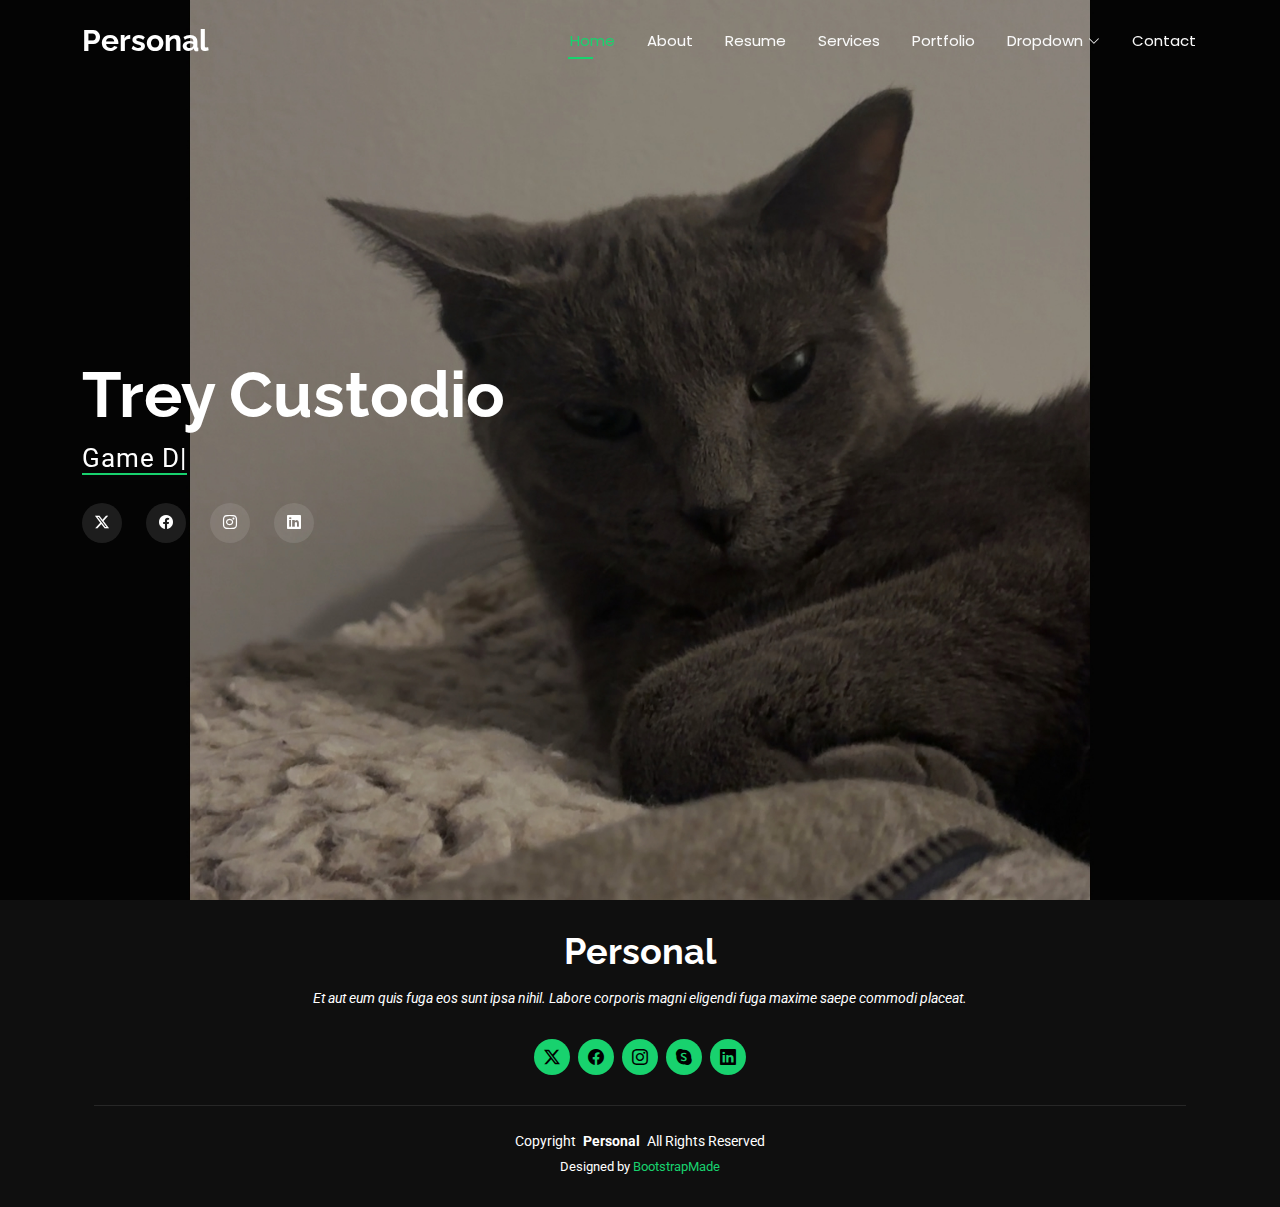
<file: index.html>
<!DOCTYPE html>
<html lang="en">

<head>
  <meta charset="utf-8">
  <meta content="width=device-width, initial-scale=1.0" name="viewport">
  <title>Index - Personal Bootstrap Template</title>
  <meta name="description" content="">
  <meta name="keywords" content="">

  <!-- Favicons -->
  <link href="assets/img/favicon.png" rel="icon">
  <link href="assets/img/apple-touch-icon.png" rel="apple-touch-icon">

  <!-- Fonts -->
  <link href="https://fonts.googleapis.com" rel="preconnect">
  <link href="https://fonts.gstatic.com" rel="preconnect" crossorigin>
  <link href="https://fonts.googleapis.com/css2?family=Roboto:ital,wght@0,100;0,300;0,400;0,500;0,700;0,900;1,100;1,300;1,400;1,500;1,700;1,900&family=Poppins:ital,wght@0,100;0,200;0,300;0,400;0,500;0,600;0,700;0,800;0,900;1,100;1,200;1,300;1,400;1,500;1,600;1,700;1,800;1,900&family=Raleway:ital,wght@0,100;0,200;0,300;0,400;0,500;0,600;0,700;0,800;0,900;1,100;1,200;1,300;1,400;1,500;1,600;1,700;1,800;1,900&display=swap" rel="stylesheet">

  <!-- Vendor CSS Files -->
  <link href="assets/vendor/bootstrap/css/bootstrap.min.css" rel="stylesheet">
  <link href="assets/vendor/bootstrap-icons/bootstrap-icons.css" rel="stylesheet">
  <link href="assets/vendor/aos/aos.css" rel="stylesheet">
  <link href="assets/vendor/swiper/swiper-bundle.min.css" rel="stylesheet">
  <link href="assets/vendor/glightbox/css/glightbox.min.css" rel="stylesheet">

  <!-- Main CSS File -->
  <link href="assets/css/main.css" rel="stylesheet">

  <!-- =======================================================
  * Template Name: Personal
  * Template URL: https://bootstrapmade.com/personal-free-resume-bootstrap-template/
  * Updated: Nov 04 2024 with Bootstrap v5.3.3
  * Author: BootstrapMade.com
  * License: https://bootstrapmade.com/license/
  ======================================================== -->
</head>

<body class="index-page">

  <header id="header" class="header d-flex align-items-center fixed-top">
    <div class="container-fluid container-xl position-relative d-flex align-items-center justify-content-between">

      <a href="index.html" class="logo d-flex align-items-center">
        <!-- Uncomment the line below if you also wish to use an image logo -->
        <!-- <img src="assets/img/logo.png" alt=""> -->
        <h1 class="sitename">Personal</h1>
      </a>

      <nav id="navmenu" class="navmenu">
        <ul>
          <li><a href="index.html" class="active">Home</a></li>
          <li><a href="about.html">About</a></li>
          <li><a href="resume.html">Resume</a></li>
          <li><a href="services.html">Services</a></li>
          <li><a href="portfolio.html">Portfolio</a></li>
          <li class="dropdown"><a href="#"><span>Dropdown</span> <i class="bi bi-chevron-down toggle-dropdown"></i></a>
            <ul>
              <li><a href="#">Dropdown 1</a></li>
              <li class="dropdown"><a href="#"><span>Deep Dropdown</span> <i class="bi bi-chevron-down toggle-dropdown"></i></a>
                <ul>
                  <li><a href="#">Deep Dropdown 1</a></li>
                  <li><a href="#">Deep Dropdown 2</a></li>
                  <li><a href="#">Deep Dropdown 3</a></li>
                  <li><a href="#">Deep Dropdown 4</a></li>
                  <li><a href="#">Deep Dropdown 5</a></li>
                </ul>
              </li>
              <li><a href="#">Dropdown 2</a></li>
              <li><a href="#">Dropdown 3</a></li>
              <li><a href="#">Dropdown 4</a></li>
            </ul>
          </li>
          <li><a href="contact.html">Contact</a></li>
        </ul>
        <i class="mobile-nav-toggle d-xl-none bi bi-list"></i>
      </nav>

    </div>
  </header>

  <main class="main">

    <!-- Hero Section -->
    <section id="hero" class="hero section dark-background">

      <img src="assets/img/hero-bg.jpg" alt="" data-aos="fade-in">

      <div class="container" data-aos="zoom-out" data-aos-delay="100">
        <h2>Trey Custodio</h2>
        <p><span class="typed" data-typed-items="Game Designer, Software Developer, Fantasy Writer, Musician"></span><span class="typed-cursor typed-cursor--blink"></span></p>
        <div class="social-links">
          <a href="#"><i class="bi bi-twitter-x"></i></a>
          <a href="#"><i class="bi bi-facebook"></i></a>
          <a href="#"><i class="bi bi-instagram"></i></a>
          <a href="#"><i class="bi bi-linkedin"></i></a>
        </div>
      </div>

    </section><!-- /Hero Section -->

  </main>

  <footer id="footer" class="footer dark-background">
    <div class="container">
      <h3 class="sitename">Personal</h3>
      <p>Et aut eum quis fuga eos sunt ipsa nihil. Labore corporis magni eligendi fuga maxime saepe commodi placeat.</p>
      <div class="social-links d-flex justify-content-center">
        <a href=""><i class="bi bi-twitter-x"></i></a>
        <a href=""><i class="bi bi-facebook"></i></a>
        <a href=""><i class="bi bi-instagram"></i></a>
        <a href=""><i class="bi bi-skype"></i></a>
        <a href=""><i class="bi bi-linkedin"></i></a>
      </div>
      <div class="container">
        <div class="copyright">
          <span>Copyright</span> <strong class="px-1 sitename">Personal</strong> <span>All Rights Reserved</span>
        </div>
        <div class="credits">
          <!-- All the links in the footer should remain intact. -->
          <!-- You can delete the links only if you've purchased the pro version. -->
          <!-- Licensing information: https://bootstrapmade.com/license/ -->
          <!-- Purchase the pro version with working PHP/AJAX contact form: [buy-url] -->
          Designed by <a href="https://bootstrapmade.com/">BootstrapMade</a>
        </div>
      </div>
    </div>
  </footer>

  <!-- Scroll Top -->
  <a href="#" id="scroll-top" class="scroll-top d-flex align-items-center justify-content-center"><i class="bi bi-arrow-up-short"></i></a>

  <!-- Preloader -->
  <div id="preloader"></div>

  <!-- Vendor JS Files -->
  <script src="assets/vendor/bootstrap/js/bootstrap.bundle.min.js"></script>
  <script src="assets/vendor/php-email-form/validate.js"></script>
  <script src="assets/vendor/aos/aos.js"></script>
  <script src="assets/vendor/typed.js/typed.umd.js"></script>
  <script src="assets/vendor/purecounter/purecounter_vanilla.js"></script>
  <script src="assets/vendor/waypoints/noframework.waypoints.js"></script>
  <script src="assets/vendor/swiper/swiper-bundle.min.js"></script>
  <script src="assets/vendor/glightbox/js/glightbox.min.js"></script>
  <script src="assets/vendor/imagesloaded/imagesloaded.pkgd.min.js"></script>
  <script src="assets/vendor/isotope-layout/isotope.pkgd.min.js"></script>

  <!-- Main JS File -->
  <script src="assets/js/main.js"></script>

</body>

</html>
</file>
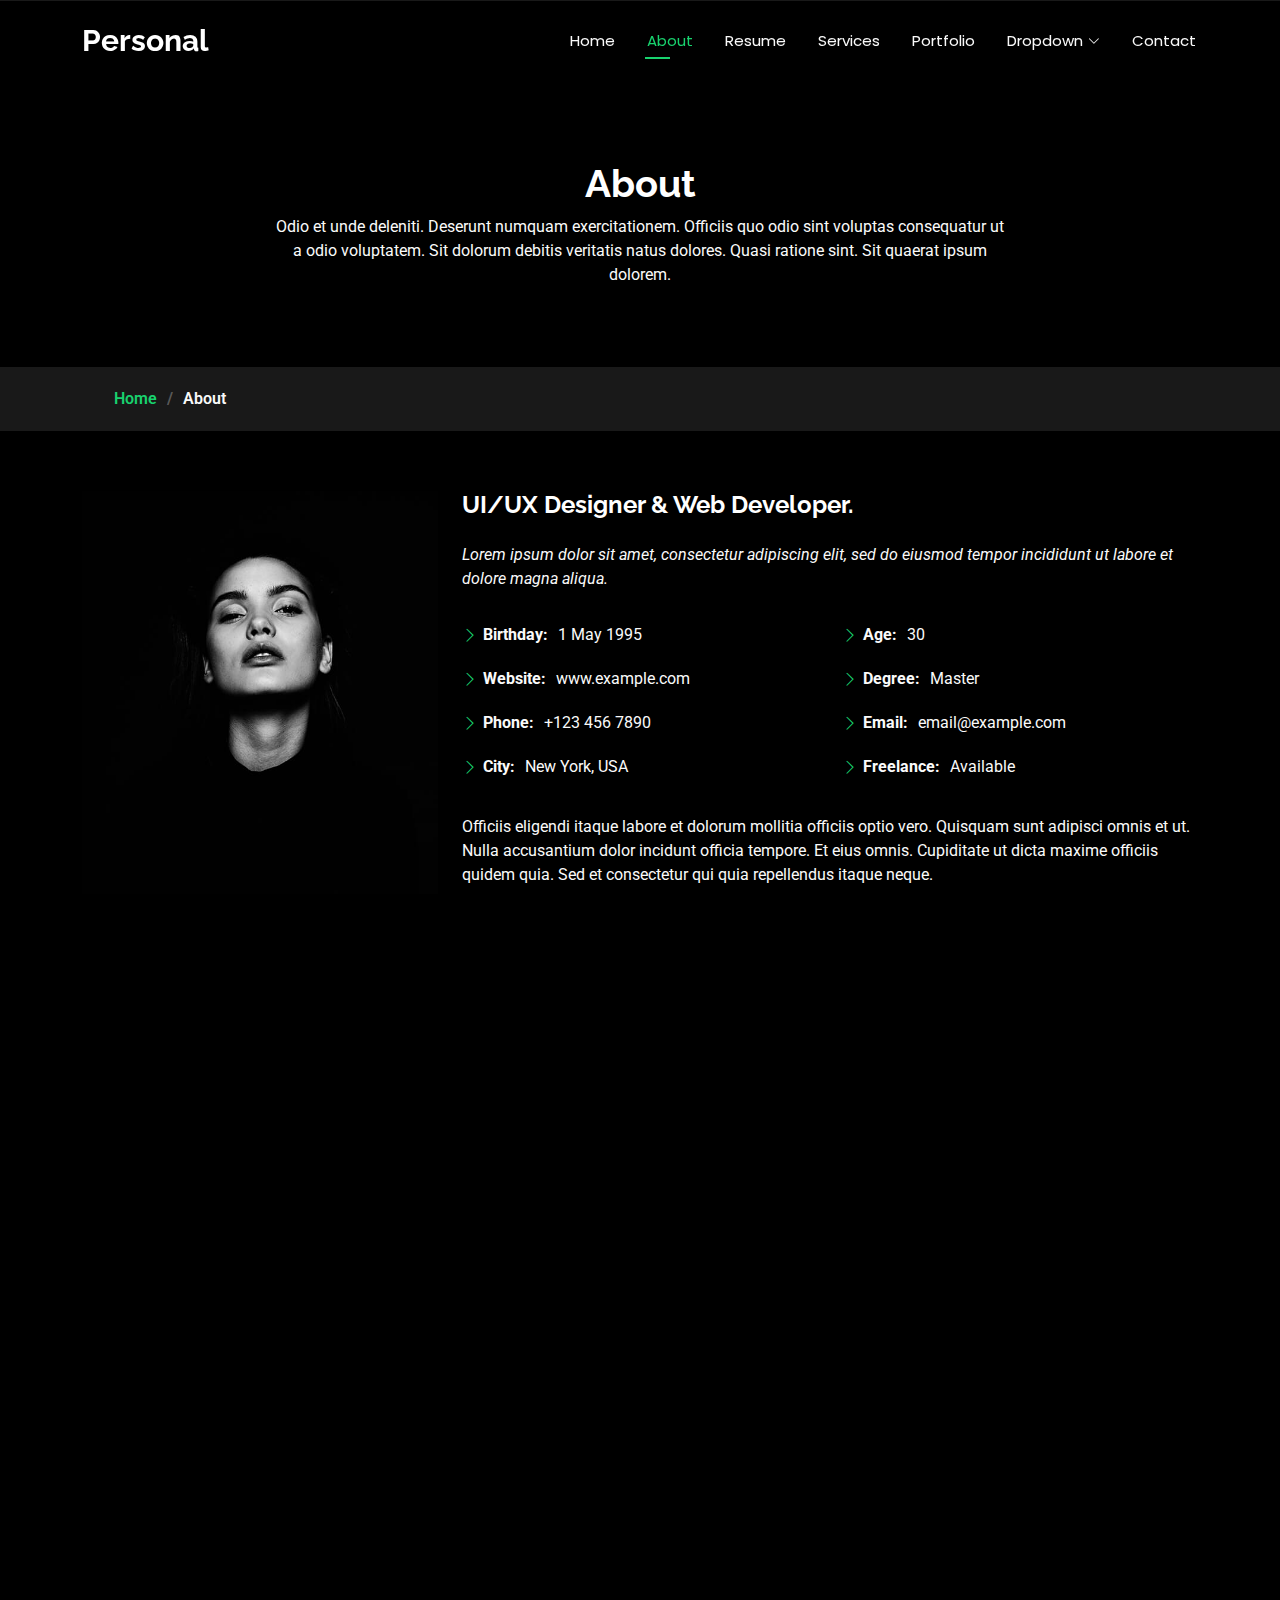
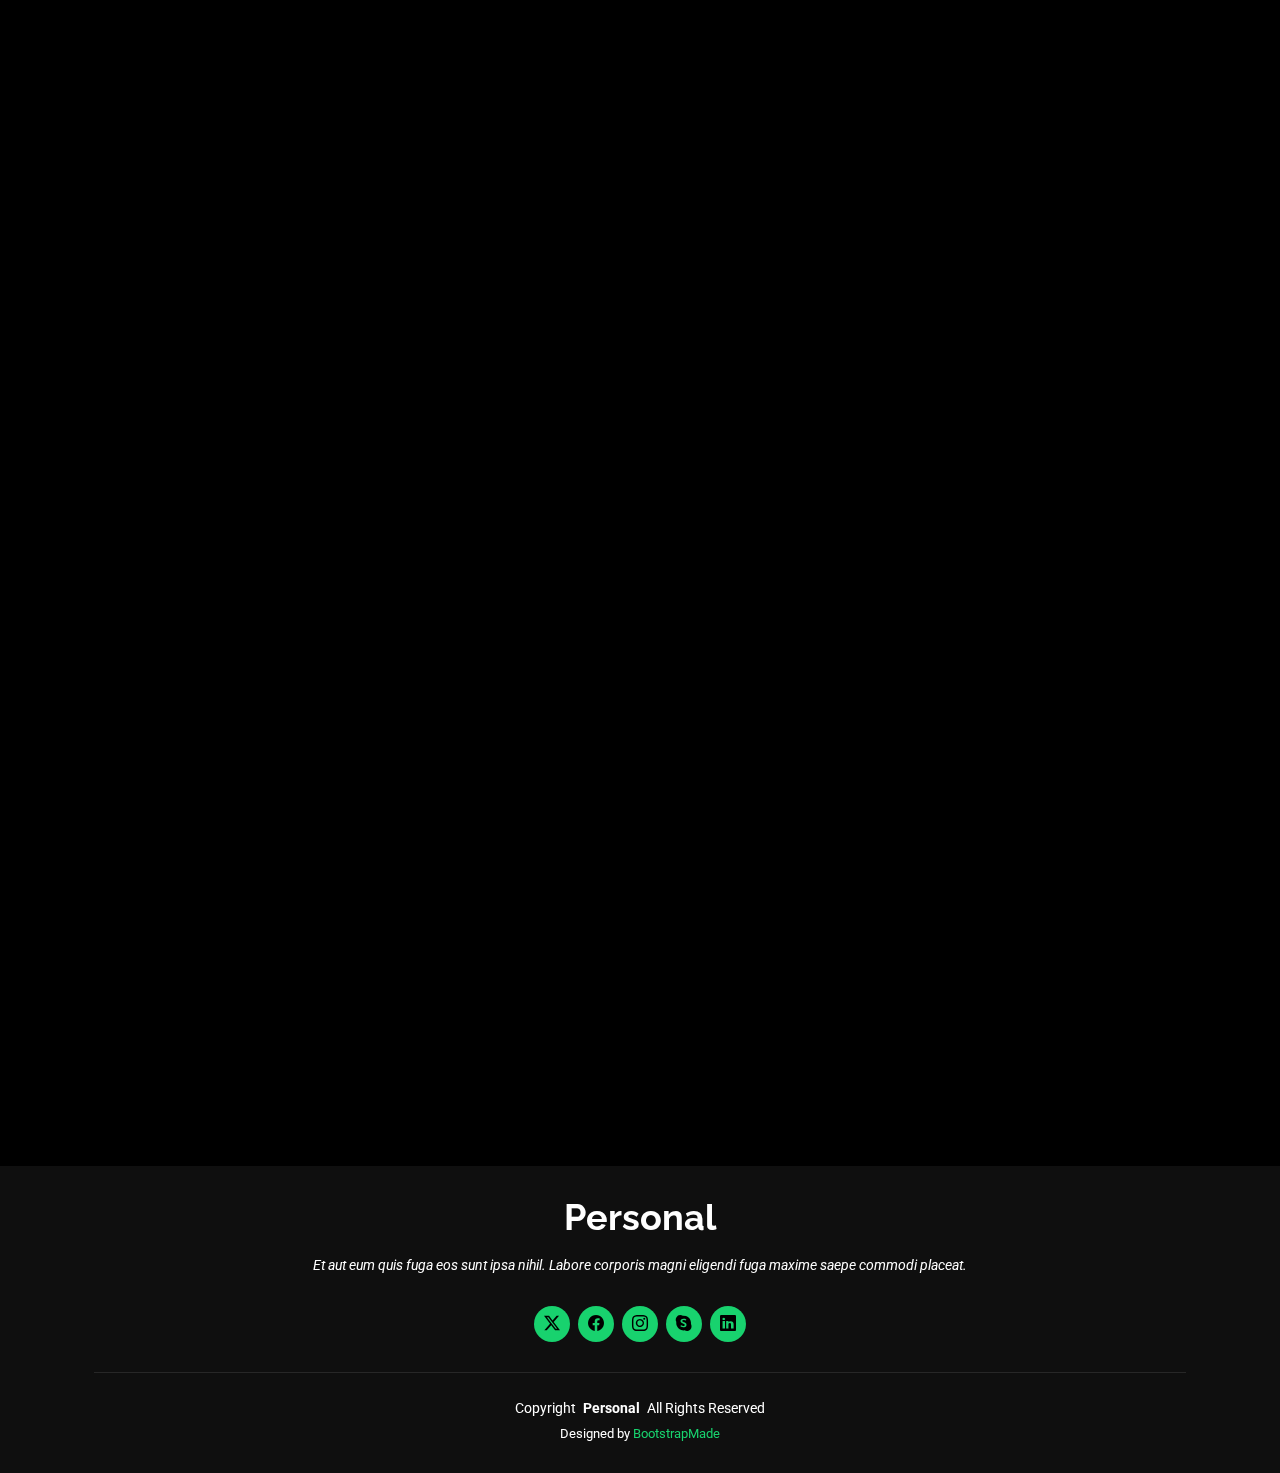
<file: about.html>
<!DOCTYPE html>
<html lang="en">

<head>
  <meta charset="utf-8">
  <meta content="width=device-width, initial-scale=1.0" name="viewport">
  <title>About - Personal Bootstrap Template</title>
  <meta name="description" content="">
  <meta name="keywords" content="">

  <!-- Favicons -->
  <link href="assets/img/favicon.png" rel="icon">
  <link href="assets/img/apple-touch-icon.png" rel="apple-touch-icon">

  <!-- Fonts -->
  <link href="https://fonts.googleapis.com" rel="preconnect">
  <link href="https://fonts.gstatic.com" rel="preconnect" crossorigin>
  <link href="https://fonts.googleapis.com/css2?family=Roboto:ital,wght@0,100;0,300;0,400;0,500;0,700;0,900;1,100;1,300;1,400;1,500;1,700;1,900&family=Poppins:ital,wght@0,100;0,200;0,300;0,400;0,500;0,600;0,700;0,800;0,900;1,100;1,200;1,300;1,400;1,500;1,600;1,700;1,800;1,900&family=Raleway:ital,wght@0,100;0,200;0,300;0,400;0,500;0,600;0,700;0,800;0,900;1,100;1,200;1,300;1,400;1,500;1,600;1,700;1,800;1,900&display=swap" rel="stylesheet">

  <!-- Vendor CSS Files -->
  <link href="assets/vendor/bootstrap/css/bootstrap.min.css" rel="stylesheet">
  <link href="assets/vendor/bootstrap-icons/bootstrap-icons.css" rel="stylesheet">
  <link href="assets/vendor/aos/aos.css" rel="stylesheet">
  <link href="assets/vendor/swiper/swiper-bundle.min.css" rel="stylesheet">
  <link href="assets/vendor/glightbox/css/glightbox.min.css" rel="stylesheet">

  <!-- Main CSS File -->
  <link href="assets/css/main.css" rel="stylesheet">

  <!-- =======================================================
  * Template Name: Personal
  * Template URL: https://bootstrapmade.com/personal-free-resume-bootstrap-template/
  * Updated: Nov 04 2024 with Bootstrap v5.3.3
  * Author: BootstrapMade.com
  * License: https://bootstrapmade.com/license/
  ======================================================== -->
</head>

<body class="about-page">

  <header id="header" class="header d-flex align-items-center fixed-top">
    <div class="container-fluid container-xl position-relative d-flex align-items-center justify-content-between">

      <a href="index.html" class="logo d-flex align-items-center">
        <!-- Uncomment the line below if you also wish to use an image logo -->
        <!-- <img src="assets/img/logo.png" alt=""> -->
        <h1 class="sitename">Personal</h1>
      </a>

      <nav id="navmenu" class="navmenu">
        <ul>
          <li><a href="index.html">Home</a></li>
          <li><a href="about.html" class="active">About</a></li>
          <li><a href="resume.html">Resume</a></li>
          <li><a href="services.html">Services</a></li>
          <li><a href="portfolio.html">Portfolio</a></li>
          <li class="dropdown"><a href="#"><span>Dropdown</span> <i class="bi bi-chevron-down toggle-dropdown"></i></a>
            <ul>
              <li><a href="#">Dropdown 1</a></li>
              <li class="dropdown"><a href="#"><span>Deep Dropdown</span> <i class="bi bi-chevron-down toggle-dropdown"></i></a>
                <ul>
                  <li><a href="#">Deep Dropdown 1</a></li>
                  <li><a href="#">Deep Dropdown 2</a></li>
                  <li><a href="#">Deep Dropdown 3</a></li>
                  <li><a href="#">Deep Dropdown 4</a></li>
                  <li><a href="#">Deep Dropdown 5</a></li>
                </ul>
              </li>
              <li><a href="#">Dropdown 2</a></li>
              <li><a href="#">Dropdown 3</a></li>
              <li><a href="#">Dropdown 4</a></li>
            </ul>
          </li>
          <li><a href="contact.html">Contact</a></li>
        </ul>
        <i class="mobile-nav-toggle d-xl-none bi bi-list"></i>
      </nav>

    </div>
  </header>

  <main class="main">

    <!-- Page Title -->
    <div class="page-title" data-aos="fade">
      <div class="heading">
        <div class="container">
          <div class="row d-flex justify-content-center text-center">
            <div class="col-lg-8">
              <h1>About</h1>
              <p class="mb-0">Odio et unde deleniti. Deserunt numquam exercitationem. Officiis quo odio sint voluptas consequatur ut a odio voluptatem. Sit dolorum debitis veritatis natus dolores. Quasi ratione sint. Sit quaerat ipsum dolorem.</p>
            </div>
          </div>
        </div>
      </div>
      <nav class="breadcrumbs">
        <div class="container">
          <ol>
            <li><a href="index.html">Home</a></li>
            <li class="current">About</li>
          </ol>
        </div>
      </nav>
    </div><!-- End Page Title -->

    <!-- About Section -->
    <section id="about" class="about section">

      <div class="container" data-aos="fade-up" data-aos-delay="100">

        <div class="row gy-4 justify-content-center">
          <div class="col-lg-4">
            <img src="assets/img/profile-img.jpg" class="img-fluid" alt="">
          </div>
          <div class="col-lg-8 content">
            <h2>UI/UX Designer &amp; Web Developer.</h2>
            <p class="fst-italic py-3">
              Lorem ipsum dolor sit amet, consectetur adipiscing elit, sed do eiusmod tempor incididunt ut labore et dolore
              magna aliqua.
            </p>
            <div class="row">
              <div class="col-lg-6">
                <ul>
                  <li><i class="bi bi-chevron-right"></i> <strong>Birthday:</strong> <span>1 May 1995</span></li>
                  <li><i class="bi bi-chevron-right"></i> <strong>Website:</strong> <span>www.example.com</span></li>
                  <li><i class="bi bi-chevron-right"></i> <strong>Phone:</strong> <span>+123 456 7890</span></li>
                  <li><i class="bi bi-chevron-right"></i> <strong>City:</strong> <span>New York, USA</span></li>
                </ul>
              </div>
              <div class="col-lg-6">
                <ul>
                  <li><i class="bi bi-chevron-right"></i> <strong>Age:</strong> <span>30</span></li>
                  <li><i class="bi bi-chevron-right"></i> <strong>Degree:</strong> <span>Master</span></li>
                  <li><i class="bi bi-chevron-right"></i> <strong>Email:</strong> <span>email@example.com</span></li>
                  <li><i class="bi bi-chevron-right"></i> <strong>Freelance:</strong> <span>Available</span></li>
                </ul>
              </div>
            </div>
            <p class="py-3">
              Officiis eligendi itaque labore et dolorum mollitia officiis optio vero. Quisquam sunt adipisci omnis et ut. Nulla accusantium dolor incidunt officia tempore. Et eius omnis.
              Cupiditate ut dicta maxime officiis quidem quia. Sed et consectetur qui quia repellendus itaque neque.
            </p>
          </div>
        </div>

      </div>

    </section><!-- /About Section -->

    <!-- Stats Section -->
    <section id="stats" class="stats section">

      <div class="container" data-aos="fade-up" data-aos-delay="100">

        <div class="row gy-4">

          <div class="col-lg-3 col-md-6 d-flex flex-column align-items-center">
            <i class="bi bi-emoji-smile"></i>
            <div class="stats-item">
              <span data-purecounter-start="0" data-purecounter-end="232" data-purecounter-duration="1" class="purecounter"></span>
              <p>Happy Clients</p>
            </div>
          </div><!-- End Stats Item -->

          <div class="col-lg-3 col-md-6 d-flex flex-column align-items-center">
            <i class="bi bi-journal-richtext"></i>
            <div class="stats-item">
              <span data-purecounter-start="0" data-purecounter-end="521" data-purecounter-duration="1" class="purecounter"></span>
              <p>Projects</p>
            </div>
          </div><!-- End Stats Item -->

          <div class="col-lg-3 col-md-6 d-flex flex-column align-items-center">
            <i class="bi bi-headset"></i>
            <div class="stats-item">
              <span data-purecounter-start="0" data-purecounter-end="1463" data-purecounter-duration="1" class="purecounter"></span>
              <p>Hours Of Support</p>
            </div>
          </div><!-- End Stats Item -->

          <div class="col-lg-3 col-md-6 d-flex flex-column align-items-center">
            <i class="bi bi-people"></i>
            <div class="stats-item">
              <span data-purecounter-start="0" data-purecounter-end="15" data-purecounter-duration="1" class="purecounter"></span>
              <p>Hard Workers</p>
            </div>
          </div><!-- End Stats Item -->

        </div>

      </div>

    </section><!-- /Stats Section -->

    <!-- Skills Section -->
    <section id="skills" class="skills section">

      <!-- Section Title -->
      <div class="container section-title" data-aos="fade-up">
        <h2>Skills</h2>
        <div><span>My</span> <span class="description-title">Skills</span></div>
      </div><!-- End Section Title -->

      <div class="container" data-aos="fade-up" data-aos-delay="100">

        <div class="row skills-content skills-animation">

          <div class="col-lg-6">

            <div class="progress">
              <span class="skill"><span>HTML</span> <i class="val">100%</i></span>
              <div class="progress-bar-wrap">
                <div class="progress-bar" role="progressbar" aria-valuenow="100" aria-valuemin="0" aria-valuemax="100"></div>
              </div>
            </div><!-- End Skills Item -->

            <div class="progress">
              <span class="skill"><span>CSS</span> <i class="val">90%</i></span>
              <div class="progress-bar-wrap">
                <div class="progress-bar" role="progressbar" aria-valuenow="90" aria-valuemin="0" aria-valuemax="100"></div>
              </div>
            </div><!-- End Skills Item -->

            <div class="progress">
              <span class="skill"><span>JavaScript</span> <i class="val">75%</i></span>
              <div class="progress-bar-wrap">
                <div class="progress-bar" role="progressbar" aria-valuenow="75" aria-valuemin="0" aria-valuemax="100"></div>
              </div>
            </div><!-- End Skills Item -->

          </div>

          <div class="col-lg-6">

            <div class="progress">
              <span class="skill"><span>PHP</span> <i class="val">80%</i></span>
              <div class="progress-bar-wrap">
                <div class="progress-bar" role="progressbar" aria-valuenow="80" aria-valuemin="0" aria-valuemax="100"></div>
              </div>
            </div><!-- End Skills Item -->

            <div class="progress">
              <span class="skill"><span>WordPress/CMS</span> <i class="val">90%</i></span>
              <div class="progress-bar-wrap">
                <div class="progress-bar" role="progressbar" aria-valuenow="90" aria-valuemin="0" aria-valuemax="100"></div>
              </div>
            </div><!-- End Skills Item -->

            <div class="progress">
              <span class="skill"><span>Photoshop</span> <i class="val">55%</i></span>
              <div class="progress-bar-wrap">
                <div class="progress-bar" role="progressbar" aria-valuenow="55" aria-valuemin="0" aria-valuemax="100"></div>
              </div>
            </div><!-- End Skills Item -->

          </div>

        </div>

      </div>

    </section><!-- /Skills Section -->

    <!-- Interests Section -->
    <section id="interests" class="interests section">

      <!-- Section Title -->
      <div class="container section-title" data-aos="fade-up">
        <h2>Features</h2>
        <div><span>I'm</span> <span class="description-title">interested in</span></div>
      </div><!-- End Section Title -->

      <div class="container">

        <div class="row gy-4">

          <div class="col-lg-3 col-md-4" data-aos="fade-up" data-aos-delay="100">
            <div class="features-item">
              <i class="bi bi-eye" style="color: #ffbb2c;"></i>
              <h3><a href="" class="stretched-link">Lorem Ipsum</a></h3>
            </div>
          </div><!-- End Feature Item -->

          <div class="col-lg-3 col-md-4" data-aos="fade-up" data-aos-delay="200">
            <div class="features-item">
              <i class="bi bi-infinity" style="color: #5578ff;"></i>
              <h3><a href="" class="stretched-link">Dolor Sitema</a></h3>
            </div>
          </div><!-- End Feature Item -->

          <div class="col-lg-3 col-md-4" data-aos="fade-up" data-aos-delay="300">
            <div class="features-item">
              <i class="bi bi-mortarboard" style="color: #e80368;"></i>
              <h3><a href="" class="stretched-link">Sed perspiciatis</a></h3>
            </div>
          </div><!-- End Feature Item -->

          <div class="col-lg-3 col-md-4" data-aos="fade-up" data-aos-delay="400">
            <div class="features-item">
              <i class="bi bi-nut" style="color: #e361ff;"></i>
              <h3><a href="" class="stretched-link">Magni Dolores</a></h3>
            </div>
          </div><!-- End Feature Item -->

          <div class="col-lg-3 col-md-4" data-aos="fade-up" data-aos-delay="500">
            <div class="features-item">
              <i class="bi bi-shuffle" style="color: #47aeff;"></i>
              <h3><a href="" class="stretched-link">Nemo Enim</a></h3>
            </div>
          </div><!-- End Feature Item -->

          <div class="col-lg-3 col-md-4" data-aos="fade-up" data-aos-delay="600">
            <div class="features-item">
              <i class="bi bi-star" style="color: #ffa76e;"></i>
              <h3><a href="" class="stretched-link">Eiusmod Tempor</a></h3>
            </div>
          </div><!-- End Feature Item -->

          <div class="col-lg-3 col-md-4" data-aos="fade-up" data-aos-delay="700">
            <div class="features-item">
              <i class="bi bi-x-diamond" style="color: #11dbcf;"></i>
              <h3><a href="" class="stretched-link">Midela Teren</a></h3>
            </div>
          </div><!-- End Feature Item -->

          <div class="col-lg-3 col-md-4" data-aos="fade-up" data-aos-delay="800">
            <div class="features-item">
              <i class="bi bi-camera-video" style="color: #4233ff;"></i>
              <h3><a href="" class="stretched-link">Pira Neve</a></h3>
            </div>
          </div><!-- End Feature Item -->

          <div class="col-lg-3 col-md-4" data-aos="fade-up" data-aos-delay="900">
            <div class="features-item">
              <i class="bi bi-command" style="color: #b2904f;"></i>
              <h3><a href="" class="stretched-link">Dirada Pack</a></h3>
            </div>
          </div><!-- End Feature Item -->

          <div class="col-lg-3 col-md-4" data-aos="fade-up" data-aos-delay="1000">
            <div class="features-item">
              <i class="bi bi-dribbble" style="color: #b20969;"></i>
              <h3><a href="" class="stretched-link">Moton Ideal</a></h3>
            </div>
          </div><!-- End Feature Item -->

          <div class="col-lg-3 col-md-4" data-aos="fade-up" data-aos-delay="1100">
            <div class="features-item">
              <i class="bi bi-activity" style="color: #ff5828;"></i>
              <h3><a href="" class="stretched-link">Verdo Park</a></h3>
            </div>
          </div><!-- End Feature Item -->

          <div class="col-lg-3 col-md-4" data-aos="fade-up" data-aos-delay="1200">
            <div class="features-item">
              <i class="bi bi-brightness-high" style="color: #29cc61;"></i>
              <h3><a href="" class="stretched-link">Flavor Nivelanda</a></h3>
            </div>
          </div><!-- End Feature Item -->

        </div>

      </div>

    </section><!-- /Interests Section -->

    <!-- Testimonials Section -->
    <section id="testimonials" class="testimonials section">

      <!-- Section Title -->
      <div class="container section-title" data-aos="fade-up">
        <h2>Testimonials</h2>
        <div><span>Check my</span> <span class="description-title">Testimonials</span></div>
      </div><!-- End Section Title -->

      <div class="container" data-aos="fade-up" data-aos-delay="100">

        <div class="swiper init-swiper" data-speed="600" data-delay="5000">
          <script type="application/json" class="swiper-config">
            {
              "loop": true,
              "speed": 600,
              "autoplay": {
                "delay": 5000
              },
              "slidesPerView": "auto",
              "pagination": {
                "el": ".swiper-pagination",
                "type": "bullets",
                "clickable": true
              },
              "breakpoints": {
                "320": {
                  "slidesPerView": 1,
                  "spaceBetween": 40
                },
                "1200": {
                  "slidesPerView": 3,
                  "spaceBetween": 20
                }
              }
            }
          </script>
          <div class="swiper-wrapper">

            <div class="swiper-slide">
              <div class="testimonial-item" "="">
            <p>
              <i class=" bi bi-quote quote-icon-left"></i>
                <span>Proin iaculis purus consequat sem cure digni ssim donec porttitora entum suscipit rhoncus. Accusantium quam, ultricies eget id, aliquam eget nibh et. Maecen aliquam, risus at semper.</span>
                <i class="bi bi-quote quote-icon-right"></i>
                </p>
                <img src="assets/img/testimonials/testimonials-1.jpg" class="testimonial-img" alt="">
                <h3>Saul Goodman</h3>
                <h4>Ceo &amp; Founder</h4>
              </div>
            </div><!-- End testimonial item -->

            <div class="swiper-slide">
              <div class="testimonial-item">
                <p>
                  <i class="bi bi-quote quote-icon-left"></i>
                  <span>Export tempor illum tamen malis malis eram quae irure esse labore quem cillum quid malis quorum velit fore eram velit sunt aliqua noster fugiat irure amet legam anim culpa.</span>
                  <i class="bi bi-quote quote-icon-right"></i>
                </p>
                <img src="assets/img/testimonials/testimonials-2.jpg" class="testimonial-img" alt="">
                <h3>Sara Wilsson</h3>
                <h4>Designer</h4>
              </div>
            </div><!-- End testimonial item -->

            <div class="swiper-slide">
              <div class="testimonial-item">
                <p>
                  <i class="bi bi-quote quote-icon-left"></i>
                  <span>Enim nisi quem export duis labore cillum quae magna enim sint quorum nulla quem veniam duis minim tempor labore quem eram duis noster aute amet eram fore quis sint minim.</span>
                  <i class="bi bi-quote quote-icon-right"></i>
                </p>
                <img src="assets/img/testimonials/testimonials-3.jpg" class="testimonial-img" alt="">
                <h3>Jena Karlis</h3>
                <h4>Store Owner</h4>
              </div>
            </div><!-- End testimonial item -->

            <div class="swiper-slide">
              <div class="testimonial-item">
                <p>
                  <i class="bi bi-quote quote-icon-left"></i>
                  <span>Fugiat enim eram quae cillum dolore dolor amet nulla culpa multos export minim fugiat dolor enim duis veniam ipsum anim magna sunt elit fore quem dolore labore illum veniam.</span>
                  <i class="bi bi-quote quote-icon-right"></i>
                </p>
                <img src="assets/img/testimonials/testimonials-4.jpg" class="testimonial-img" alt="">
                <h3>Matt Brandon</h3>
                <h4>Freelancer</h4>
              </div>
            </div><!-- End testimonial item -->

            <div class="swiper-slide">
              <div class="testimonial-item">
                <p>
                  <i class="bi bi-quote quote-icon-left"></i>
                  <span>Quis quorum aliqua sint quem legam fore sunt eram irure aliqua veniam tempor noster veniam sunt culpa nulla illum cillum fugiat legam esse veniam culpa fore nisi cillum quid.</span>
                  <i class="bi bi-quote quote-icon-right"></i>
                </p>
                <img src="assets/img/testimonials/testimonials-5.jpg" class="testimonial-img" alt="">
                <h3>John Larson</h3>
                <h4>Entrepreneur</h4>
              </div>
            </div><!-- End testimonial item -->

          </div>
          <div class="swiper-pagination"></div>
        </div>

      </div>

    </section><!-- /Testimonials Section -->

  </main>

  <footer id="footer" class="footer dark-background">
    <div class="container">
      <h3 class="sitename">Personal</h3>
      <p>Et aut eum quis fuga eos sunt ipsa nihil. Labore corporis magni eligendi fuga maxime saepe commodi placeat.</p>
      <div class="social-links d-flex justify-content-center">
        <a href=""><i class="bi bi-twitter-x"></i></a>
        <a href=""><i class="bi bi-facebook"></i></a>
        <a href=""><i class="bi bi-instagram"></i></a>
        <a href=""><i class="bi bi-skype"></i></a>
        <a href=""><i class="bi bi-linkedin"></i></a>
      </div>
      <div class="container">
        <div class="copyright">
          <span>Copyright</span> <strong class="px-1 sitename">Personal</strong> <span>All Rights Reserved</span>
        </div>
        <div class="credits">
          <!-- All the links in the footer should remain intact. -->
          <!-- You can delete the links only if you've purchased the pro version. -->
          <!-- Licensing information: https://bootstrapmade.com/license/ -->
          <!-- Purchase the pro version with working PHP/AJAX contact form: [buy-url] -->
          Designed by <a href="https://bootstrapmade.com/">BootstrapMade</a>
        </div>
      </div>
    </div>
  </footer>

  <!-- Scroll Top -->
  <a href="#" id="scroll-top" class="scroll-top d-flex align-items-center justify-content-center"><i class="bi bi-arrow-up-short"></i></a>

  <!-- Preloader -->
  <div id="preloader"></div>

  <!-- Vendor JS Files -->
  <script src="assets/vendor/bootstrap/js/bootstrap.bundle.min.js"></script>
  <script src="assets/vendor/php-email-form/validate.js"></script>
  <script src="assets/vendor/aos/aos.js"></script>
  <script src="assets/vendor/typed.js/typed.umd.js"></script>
  <script src="assets/vendor/purecounter/purecounter_vanilla.js"></script>
  <script src="assets/vendor/waypoints/noframework.waypoints.js"></script>
  <script src="assets/vendor/swiper/swiper-bundle.min.js"></script>
  <script src="assets/vendor/glightbox/js/glightbox.min.js"></script>
  <script src="assets/vendor/imagesloaded/imagesloaded.pkgd.min.js"></script>
  <script src="assets/vendor/isotope-layout/isotope.pkgd.min.js"></script>

  <!-- Main JS File -->
  <script src="assets/js/main.js"></script>

</body>

</html>
</file>
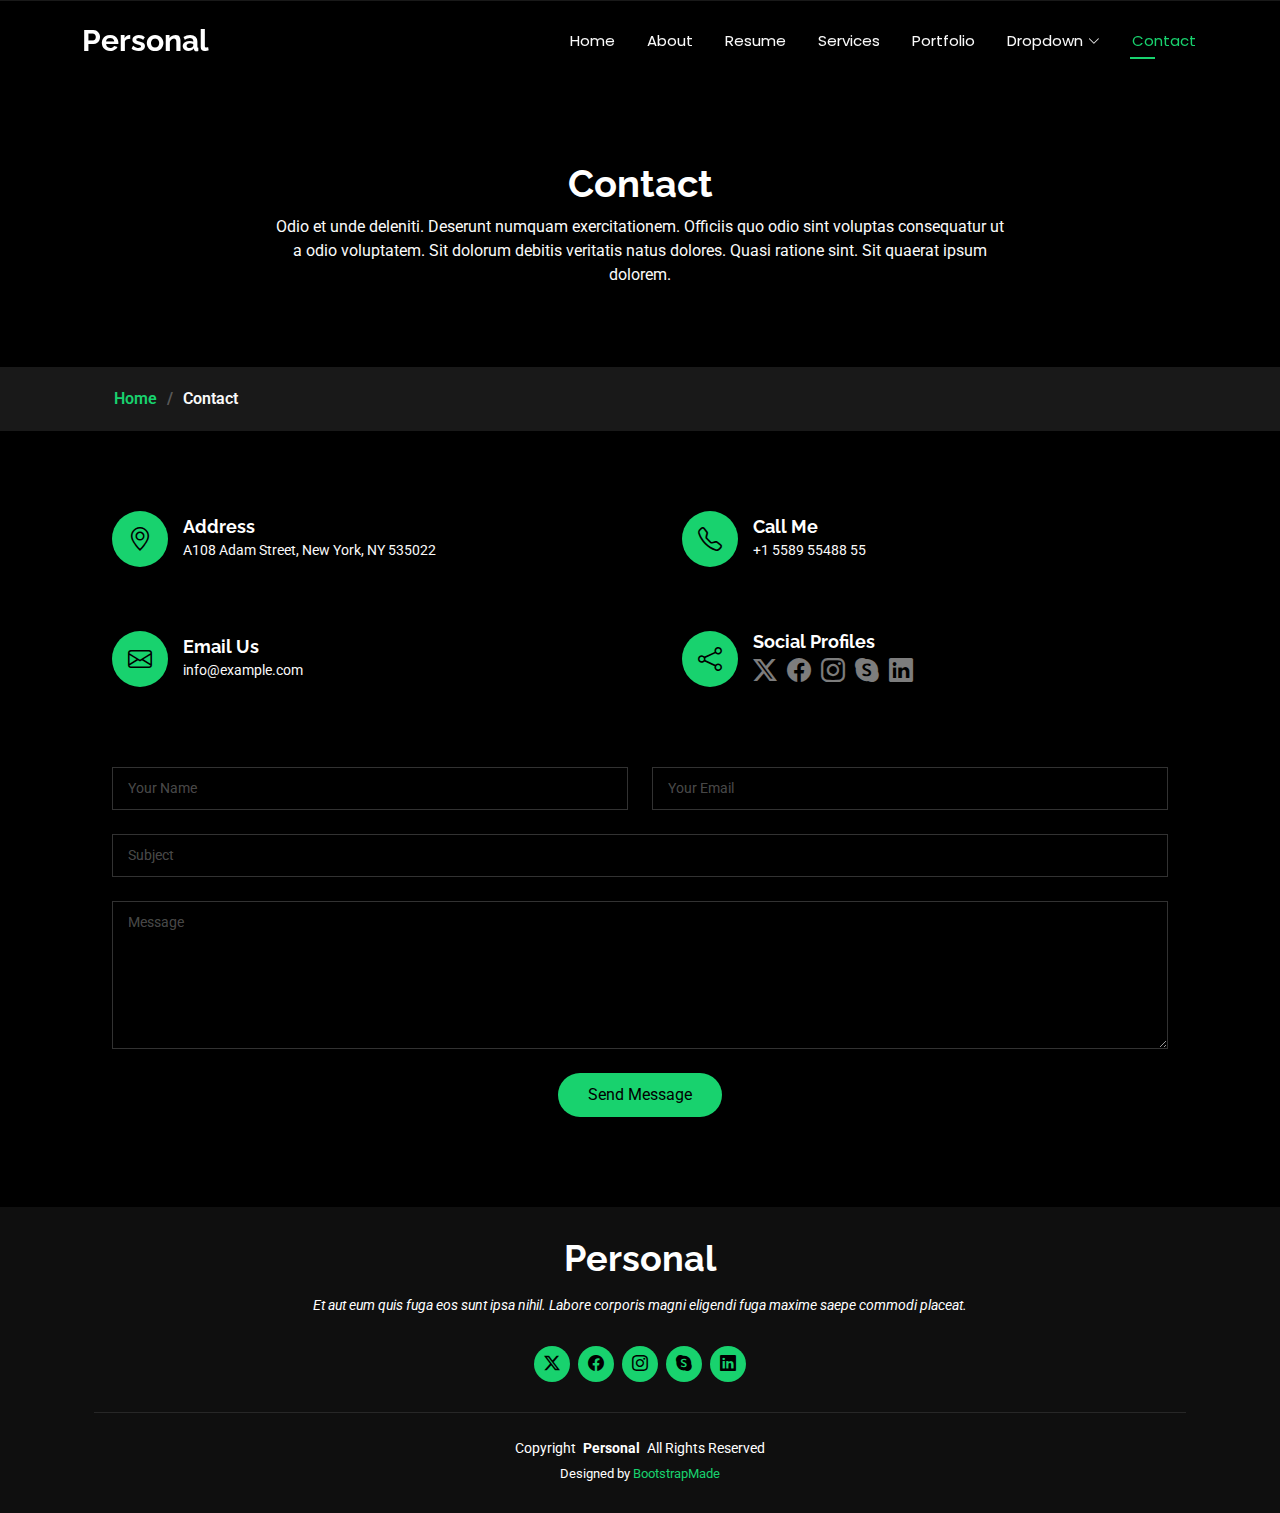
<file: contact.html>
<!DOCTYPE html>
<html lang="en">

<head>
  <meta charset="utf-8">
  <meta content="width=device-width, initial-scale=1.0" name="viewport">
  <title>Contact - Personal Bootstrap Template</title>
  <meta name="description" content="">
  <meta name="keywords" content="">

  <!-- Favicons -->
  <link href="assets/img/favicon.png" rel="icon">
  <link href="assets/img/apple-touch-icon.png" rel="apple-touch-icon">

  <!-- Fonts -->
  <link href="https://fonts.googleapis.com" rel="preconnect">
  <link href="https://fonts.gstatic.com" rel="preconnect" crossorigin>
  <link href="https://fonts.googleapis.com/css2?family=Roboto:ital,wght@0,100;0,300;0,400;0,500;0,700;0,900;1,100;1,300;1,400;1,500;1,700;1,900&family=Poppins:ital,wght@0,100;0,200;0,300;0,400;0,500;0,600;0,700;0,800;0,900;1,100;1,200;1,300;1,400;1,500;1,600;1,700;1,800;1,900&family=Raleway:ital,wght@0,100;0,200;0,300;0,400;0,500;0,600;0,700;0,800;0,900;1,100;1,200;1,300;1,400;1,500;1,600;1,700;1,800;1,900&display=swap" rel="stylesheet">

  <!-- Vendor CSS Files -->
  <link href="assets/vendor/bootstrap/css/bootstrap.min.css" rel="stylesheet">
  <link href="assets/vendor/bootstrap-icons/bootstrap-icons.css" rel="stylesheet">
  <link href="assets/vendor/aos/aos.css" rel="stylesheet">
  <link href="assets/vendor/swiper/swiper-bundle.min.css" rel="stylesheet">
  <link href="assets/vendor/glightbox/css/glightbox.min.css" rel="stylesheet">

  <!-- Main CSS File -->
  <link href="assets/css/main.css" rel="stylesheet">

  <!-- =======================================================
  * Template Name: Personal
  * Template URL: https://bootstrapmade.com/personal-free-resume-bootstrap-template/
  * Updated: Nov 04 2024 with Bootstrap v5.3.3
  * Author: BootstrapMade.com
  * License: https://bootstrapmade.com/license/
  ======================================================== -->
</head>

<body class="contact-page">

  <header id="header" class="header d-flex align-items-center fixed-top">
    <div class="container-fluid container-xl position-relative d-flex align-items-center justify-content-between">

      <a href="index.html" class="logo d-flex align-items-center">
        <!-- Uncomment the line below if you also wish to use an image logo -->
        <!-- <img src="assets/img/logo.png" alt=""> -->
        <h1 class="sitename">Personal</h1>
      </a>

      <nav id="navmenu" class="navmenu">
        <ul>
          <li><a href="index.html">Home</a></li>
          <li><a href="about.html">About</a></li>
          <li><a href="resume.html">Resume</a></li>
          <li><a href="services.html">Services</a></li>
          <li><a href="portfolio.html">Portfolio</a></li>
          <li class="dropdown"><a href="#"><span>Dropdown</span> <i class="bi bi-chevron-down toggle-dropdown"></i></a>
            <ul>
              <li><a href="#">Dropdown 1</a></li>
              <li class="dropdown"><a href="#"><span>Deep Dropdown</span> <i class="bi bi-chevron-down toggle-dropdown"></i></a>
                <ul>
                  <li><a href="#">Deep Dropdown 1</a></li>
                  <li><a href="#">Deep Dropdown 2</a></li>
                  <li><a href="#">Deep Dropdown 3</a></li>
                  <li><a href="#">Deep Dropdown 4</a></li>
                  <li><a href="#">Deep Dropdown 5</a></li>
                </ul>
              </li>
              <li><a href="#">Dropdown 2</a></li>
              <li><a href="#">Dropdown 3</a></li>
              <li><a href="#">Dropdown 4</a></li>
            </ul>
          </li>
          <li><a href="contact.html" class="active">Contact</a></li>
        </ul>
        <i class="mobile-nav-toggle d-xl-none bi bi-list"></i>
      </nav>

    </div>
  </header>

  <main class="main">

    <!-- Page Title -->
    <div class="page-title" data-aos="fade">
      <div class="heading">
        <div class="container">
          <div class="row d-flex justify-content-center text-center">
            <div class="col-lg-8">
              <h1>Contact</h1>
              <p class="mb-0">Odio et unde deleniti. Deserunt numquam exercitationem. Officiis quo odio sint voluptas consequatur ut a odio voluptatem. Sit dolorum debitis veritatis natus dolores. Quasi ratione sint. Sit quaerat ipsum dolorem.</p>
            </div>
          </div>
        </div>
      </div>
      <nav class="breadcrumbs">
        <div class="container">
          <ol>
            <li><a href="index.html">Home</a></li>
            <li class="current">Contact</li>
          </ol>
        </div>
      </nav>
    </div><!-- End Page Title -->

    <!-- Contact Section -->
    <section id="contact" class="contact section">

      <div class="container" data-aos="fade-up" data-aos-delay="100">

        <div class="row gy-4">

          <div class="col-md-6">
            <div class="info-item d-flex align-items-center" data-aos="fade-up" data-aos-delay="200">
              <i class="icon bi bi-geo-alt flex-shrink-0"></i>
              <div>
                <h3>Address</h3>
                <p>A108 Adam Street, New York, NY 535022</p>
              </div>
            </div>
          </div><!-- End Info Item -->

          <div class="col-md-6">
            <div class="info-item d-flex align-items-center" data-aos="fade-up" data-aos-delay="300">
              <i class="icon bi bi-telephone flex-shrink-0"></i>
              <div>
                <h3>Call Me</h3>
                <p>+1 5589 55488 55</p>
              </div>
            </div>
          </div><!-- End Info Item -->

          <div class="col-md-6">
            <div class="info-item d-flex align-items-center" data-aos="fade-up" data-aos-delay="400">
              <i class="icon bi bi-envelope flex-shrink-0"></i>
              <div>
                <h3>Email Us</h3>
                <p>info@example.com</p>
              </div>
            </div>
          </div><!-- End Info Item -->

          <div class="col-md-6">
            <div class="info-item d-flex align-items-center" data-aos="fade-up" data-aos-delay="500">
              <i class="icon bi bi-share flex-shrink-0"></i>
              <div>
                <h3>Social Profiles</h3>
                <div class="social-links">
                  <a href="#"><i class="bi bi-twitter-x"></i></a>
                  <a href="#"><i class="bi bi-facebook"></i></a>
                  <a href="#"><i class="bi bi-instagram"></i></a>
                  <a href="#"><i class="bi bi-skype"></i></a>
                  <a href="#"><i class="bi bi-linkedin"></i></a>
                </div>
              </div>
            </div>
          </div><!-- End Info Item -->

        </div>

        <form action="forms/contact.php" method="post" class="php-email-form" data-aos="fade-up" data-aos-delay="600">
          <div class="row gy-4">

            <div class="col-md-6">
              <input type="text" name="name" class="form-control" placeholder="Your Name" required="">
            </div>

            <div class="col-md-6 ">
              <input type="email" class="form-control" name="email" placeholder="Your Email" required="">
            </div>

            <div class="col-md-12">
              <input type="text" class="form-control" name="subject" placeholder="Subject" required="">
            </div>

            <div class="col-md-12">
              <textarea class="form-control" name="message" rows="6" placeholder="Message" required=""></textarea>
            </div>

            <div class="col-md-12 text-center">
              <div class="loading">Loading</div>
              <div class="error-message"></div>
              <div class="sent-message">Your message has been sent. Thank you!</div>

              <button type="submit">Send Message</button>
            </div>

          </div>
        </form><!-- End Contact Form -->

      </div>

    </section><!-- /Contact Section -->

  </main>

  <footer id="footer" class="footer dark-background">
    <div class="container">
      <h3 class="sitename">Personal</h3>
      <p>Et aut eum quis fuga eos sunt ipsa nihil. Labore corporis magni eligendi fuga maxime saepe commodi placeat.</p>
      <div class="social-links d-flex justify-content-center">
        <a href=""><i class="bi bi-twitter-x"></i></a>
        <a href=""><i class="bi bi-facebook"></i></a>
        <a href=""><i class="bi bi-instagram"></i></a>
        <a href=""><i class="bi bi-skype"></i></a>
        <a href=""><i class="bi bi-linkedin"></i></a>
      </div>
      <div class="container">
        <div class="copyright">
          <span>Copyright</span> <strong class="px-1 sitename">Personal</strong> <span>All Rights Reserved</span>
        </div>
        <div class="credits">
          <!-- All the links in the footer should remain intact. -->
          <!-- You can delete the links only if you've purchased the pro version. -->
          <!-- Licensing information: https://bootstrapmade.com/license/ -->
          <!-- Purchase the pro version with working PHP/AJAX contact form: [buy-url] -->
          Designed by <a href="https://bootstrapmade.com/">BootstrapMade</a>
        </div>
      </div>
    </div>
  </footer>

  <!-- Scroll Top -->
  <a href="#" id="scroll-top" class="scroll-top d-flex align-items-center justify-content-center"><i class="bi bi-arrow-up-short"></i></a>

  <!-- Preloader -->
  <div id="preloader"></div>

  <!-- Vendor JS Files -->
  <script src="assets/vendor/bootstrap/js/bootstrap.bundle.min.js"></script>
  <script src="assets/vendor/php-email-form/validate.js"></script>
  <script src="assets/vendor/aos/aos.js"></script>
  <script src="assets/vendor/typed.js/typed.umd.js"></script>
  <script src="assets/vendor/purecounter/purecounter_vanilla.js"></script>
  <script src="assets/vendor/waypoints/noframework.waypoints.js"></script>
  <script src="assets/vendor/swiper/swiper-bundle.min.js"></script>
  <script src="assets/vendor/glightbox/js/glightbox.min.js"></script>
  <script src="assets/vendor/imagesloaded/imagesloaded.pkgd.min.js"></script>
  <script src="assets/vendor/isotope-layout/isotope.pkgd.min.js"></script>

  <!-- Main JS File -->
  <script src="assets/js/main.js"></script>

</body>

</html>
</file>
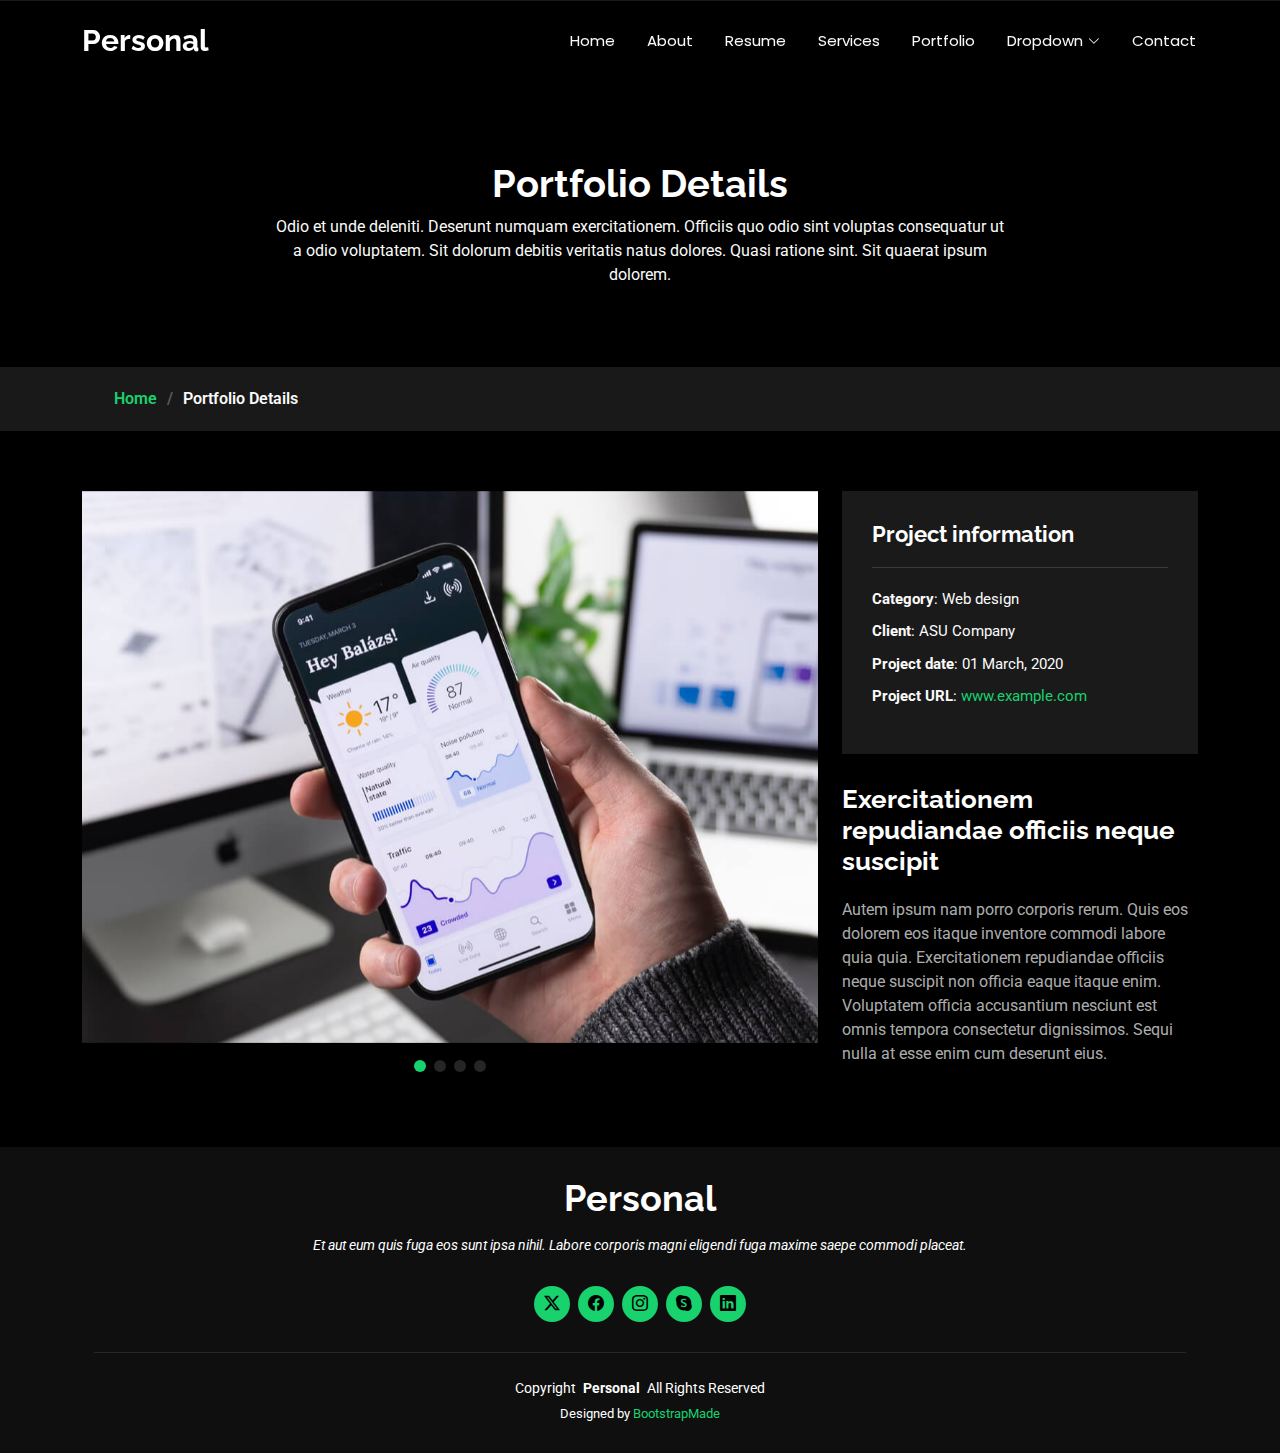
<file: portfolio-details.html>
<!DOCTYPE html>
<html lang="en">

<head>
  <meta charset="utf-8">
  <meta content="width=device-width, initial-scale=1.0" name="viewport">
  <title>Portfolio Details - Personal Bootstrap Template</title>
  <meta name="description" content="">
  <meta name="keywords" content="">

  <!-- Favicons -->
  <link href="assets/img/favicon.png" rel="icon">
  <link href="assets/img/apple-touch-icon.png" rel="apple-touch-icon">

  <!-- Fonts -->
  <link href="https://fonts.googleapis.com" rel="preconnect">
  <link href="https://fonts.gstatic.com" rel="preconnect" crossorigin>
  <link href="https://fonts.googleapis.com/css2?family=Roboto:ital,wght@0,100;0,300;0,400;0,500;0,700;0,900;1,100;1,300;1,400;1,500;1,700;1,900&family=Poppins:ital,wght@0,100;0,200;0,300;0,400;0,500;0,600;0,700;0,800;0,900;1,100;1,200;1,300;1,400;1,500;1,600;1,700;1,800;1,900&family=Raleway:ital,wght@0,100;0,200;0,300;0,400;0,500;0,600;0,700;0,800;0,900;1,100;1,200;1,300;1,400;1,500;1,600;1,700;1,800;1,900&display=swap" rel="stylesheet">

  <!-- Vendor CSS Files -->
  <link href="assets/vendor/bootstrap/css/bootstrap.min.css" rel="stylesheet">
  <link href="assets/vendor/bootstrap-icons/bootstrap-icons.css" rel="stylesheet">
  <link href="assets/vendor/aos/aos.css" rel="stylesheet">
  <link href="assets/vendor/swiper/swiper-bundle.min.css" rel="stylesheet">
  <link href="assets/vendor/glightbox/css/glightbox.min.css" rel="stylesheet">

  <!-- Main CSS File -->
  <link href="assets/css/main.css" rel="stylesheet">

  <!-- =======================================================
  * Template Name: Personal
  * Template URL: https://bootstrapmade.com/personal-free-resume-bootstrap-template/
  * Updated: Nov 04 2024 with Bootstrap v5.3.3
  * Author: BootstrapMade.com
  * License: https://bootstrapmade.com/license/
  ======================================================== -->
</head>

<body class="portfolio-details-page">

  <header id="header" class="header d-flex align-items-center fixed-top">
    <div class="container-fluid container-xl position-relative d-flex align-items-center justify-content-between">

      <a href="index.html" class="logo d-flex align-items-center">
        <!-- Uncomment the line below if you also wish to use an image logo -->
        <!-- <img src="assets/img/logo.png" alt=""> -->
        <h1 class="sitename">Personal</h1>
      </a>

      <nav id="navmenu" class="navmenu">
        <ul>
          <li><a href="index.html">Home</a></li>
          <li><a href="about.html">About</a></li>
          <li><a href="resume.html">Resume</a></li>
          <li><a href="services.html">Services</a></li>
          <li><a href="portfolio.html">Portfolio</a></li>
          <li class="dropdown"><a href="#"><span>Dropdown</span> <i class="bi bi-chevron-down toggle-dropdown"></i></a>
            <ul>
              <li><a href="#">Dropdown 1</a></li>
              <li class="dropdown"><a href="#"><span>Deep Dropdown</span> <i class="bi bi-chevron-down toggle-dropdown"></i></a>
                <ul>
                  <li><a href="#">Deep Dropdown 1</a></li>
                  <li><a href="#">Deep Dropdown 2</a></li>
                  <li><a href="#">Deep Dropdown 3</a></li>
                  <li><a href="#">Deep Dropdown 4</a></li>
                  <li><a href="#">Deep Dropdown 5</a></li>
                </ul>
              </li>
              <li><a href="#">Dropdown 2</a></li>
              <li><a href="#">Dropdown 3</a></li>
              <li><a href="#">Dropdown 4</a></li>
            </ul>
          </li>
          <li><a href="contact.html">Contact</a></li>
        </ul>
        <i class="mobile-nav-toggle d-xl-none bi bi-list"></i>
      </nav>

    </div>
  </header>

  <main class="main">

    <!-- Page Title -->
    <div class="page-title" data-aos="fade">
      <div class="heading">
        <div class="container">
          <div class="row d-flex justify-content-center text-center">
            <div class="col-lg-8">
              <h1>Portfolio Details</h1>
              <p class="mb-0">Odio et unde deleniti. Deserunt numquam exercitationem. Officiis quo odio sint voluptas consequatur ut a odio voluptatem. Sit dolorum debitis veritatis natus dolores. Quasi ratione sint. Sit quaerat ipsum dolorem.</p>
            </div>
          </div>
        </div>
      </div>
      <nav class="breadcrumbs">
        <div class="container">
          <ol>
            <li><a href="index.html">Home</a></li>
            <li class="current">Portfolio Details</li>
          </ol>
        </div>
      </nav>
    </div><!-- End Page Title -->

    <!-- Portfolio Details Section -->
    <section id="portfolio-details" class="portfolio-details section">

      <div class="container" data-aos="fade-up" data-aos-delay="100">

        <div class="row gy-4">

          <div class="col-lg-8">
            <div class="portfolio-details-slider swiper init-swiper">

              <script type="application/json" class="swiper-config">
                {
                  "loop": true,
                  "speed": 600,
                  "autoplay": {
                    "delay": 5000
                  },
                  "slidesPerView": "auto",
                  "pagination": {
                    "el": ".swiper-pagination",
                    "type": "bullets",
                    "clickable": true
                  }
                }
              </script>

              <div class="swiper-wrapper align-items-center">

                <div class="swiper-slide">
                  <img src="assets/img/portfolio/app-1.jpg" alt="">
                </div>

                <div class="swiper-slide">
                  <img src="assets/img/portfolio/product-1.jpg" alt="">
                </div>

                <div class="swiper-slide">
                  <img src="assets/img/portfolio/branding-1.jpg" alt="">
                </div>

                <div class="swiper-slide">
                  <img src="assets/img/portfolio/books-1.jpg" alt="">
                </div>

              </div>
              <div class="swiper-pagination"></div>
            </div>
          </div>

          <div class="col-lg-4">
            <div class="portfolio-info" data-aos="fade-up" data-aos-delay="200">
              <h3>Project information</h3>
              <ul>
                <li><strong>Category</strong>: Web design</li>
                <li><strong>Client</strong>: ASU Company</li>
                <li><strong>Project date</strong>: 01 March, 2020</li>
                <li><strong>Project URL</strong>: <a href="#">www.example.com</a></li>
              </ul>
            </div>
            <div class="portfolio-description" data-aos="fade-up" data-aos-delay="300">
              <h2>Exercitationem repudiandae officiis neque suscipit</h2>
              <p>
                Autem ipsum nam porro corporis rerum. Quis eos dolorem eos itaque inventore commodi labore quia quia. Exercitationem repudiandae officiis neque suscipit non officia eaque itaque enim. Voluptatem officia accusantium nesciunt est omnis tempora consectetur dignissimos. Sequi nulla at esse enim cum deserunt eius.
              </p>
            </div>
          </div>

        </div>

      </div>

    </section><!-- /Portfolio Details Section -->

  </main>

  <footer id="footer" class="footer dark-background">
    <div class="container">
      <h3 class="sitename">Personal</h3>
      <p>Et aut eum quis fuga eos sunt ipsa nihil. Labore corporis magni eligendi fuga maxime saepe commodi placeat.</p>
      <div class="social-links d-flex justify-content-center">
        <a href=""><i class="bi bi-twitter-x"></i></a>
        <a href=""><i class="bi bi-facebook"></i></a>
        <a href=""><i class="bi bi-instagram"></i></a>
        <a href=""><i class="bi bi-skype"></i></a>
        <a href=""><i class="bi bi-linkedin"></i></a>
      </div>
      <div class="container">
        <div class="copyright">
          <span>Copyright</span> <strong class="px-1 sitename">Personal</strong> <span>All Rights Reserved</span>
        </div>
        <div class="credits">
          <!-- All the links in the footer should remain intact. -->
          <!-- You can delete the links only if you've purchased the pro version. -->
          <!-- Licensing information: https://bootstrapmade.com/license/ -->
          <!-- Purchase the pro version with working PHP/AJAX contact form: [buy-url] -->
          Designed by <a href="https://bootstrapmade.com/">BootstrapMade</a>
        </div>
      </div>
    </div>
  </footer>

  <!-- Scroll Top -->
  <a href="#" id="scroll-top" class="scroll-top d-flex align-items-center justify-content-center"><i class="bi bi-arrow-up-short"></i></a>

  <!-- Preloader -->
  <div id="preloader"></div>

  <!-- Vendor JS Files -->
  <script src="assets/vendor/bootstrap/js/bootstrap.bundle.min.js"></script>
  <script src="assets/vendor/php-email-form/validate.js"></script>
  <script src="assets/vendor/aos/aos.js"></script>
  <script src="assets/vendor/typed.js/typed.umd.js"></script>
  <script src="assets/vendor/purecounter/purecounter_vanilla.js"></script>
  <script src="assets/vendor/waypoints/noframework.waypoints.js"></script>
  <script src="assets/vendor/swiper/swiper-bundle.min.js"></script>
  <script src="assets/vendor/glightbox/js/glightbox.min.js"></script>
  <script src="assets/vendor/imagesloaded/imagesloaded.pkgd.min.js"></script>
  <script src="assets/vendor/isotope-layout/isotope.pkgd.min.js"></script>

  <!-- Main JS File -->
  <script src="assets/js/main.js"></script>

</body>

</html>
</file>
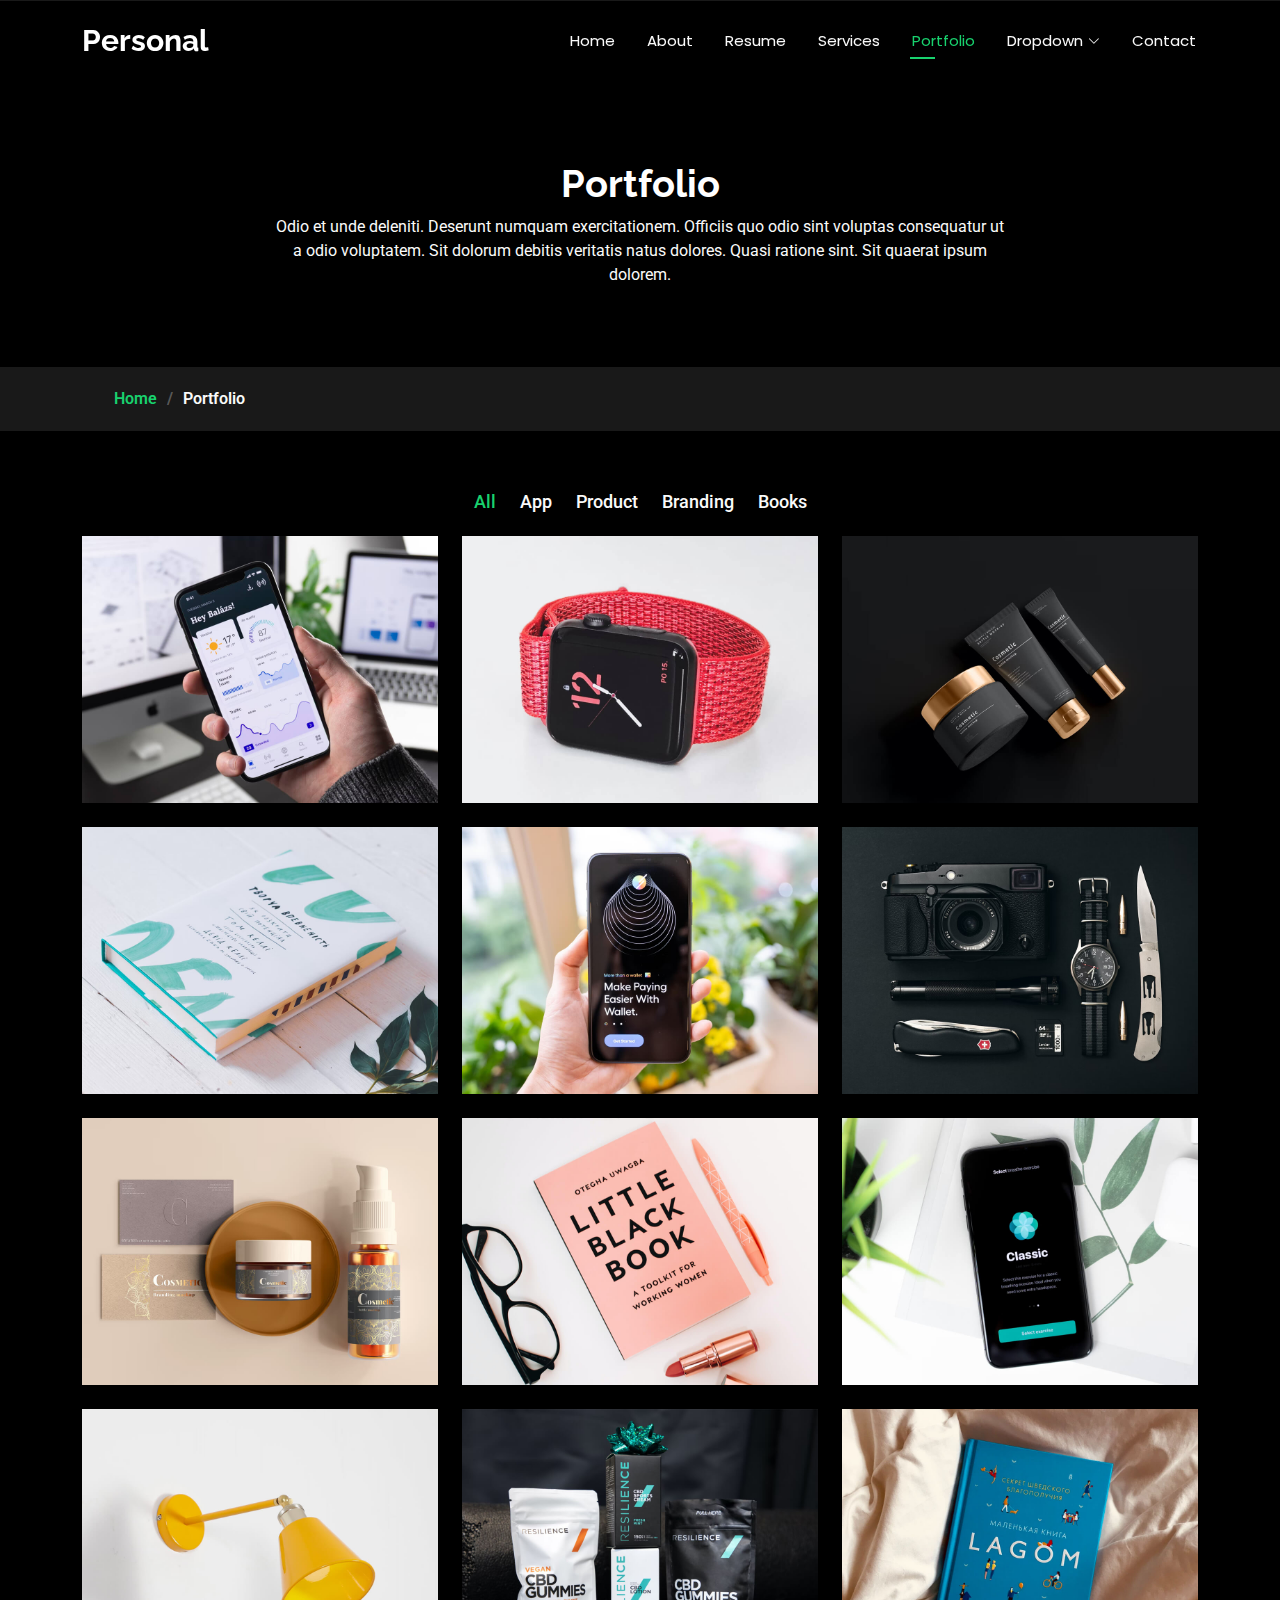
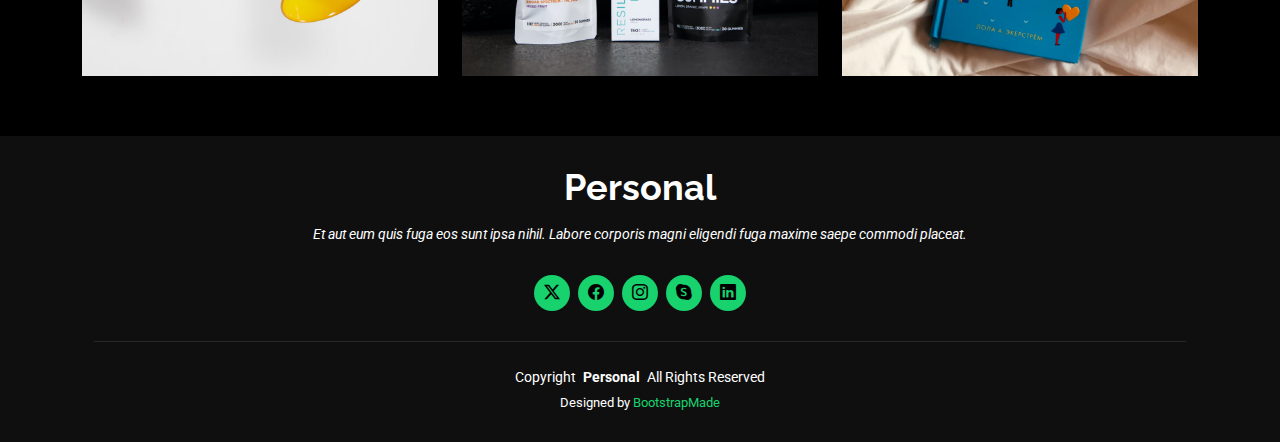
<file: portfolio.html>
<!DOCTYPE html>
<html lang="en">

<head>
  <meta charset="utf-8">
  <meta content="width=device-width, initial-scale=1.0" name="viewport">
  <title>Portfolio - Personal Bootstrap Template</title>
  <meta name="description" content="">
  <meta name="keywords" content="">

  <!-- Favicons -->
  <link href="assets/img/favicon.png" rel="icon">
  <link href="assets/img/apple-touch-icon.png" rel="apple-touch-icon">

  <!-- Fonts -->
  <link href="https://fonts.googleapis.com" rel="preconnect">
  <link href="https://fonts.gstatic.com" rel="preconnect" crossorigin>
  <link href="https://fonts.googleapis.com/css2?family=Roboto:ital,wght@0,100;0,300;0,400;0,500;0,700;0,900;1,100;1,300;1,400;1,500;1,700;1,900&family=Poppins:ital,wght@0,100;0,200;0,300;0,400;0,500;0,600;0,700;0,800;0,900;1,100;1,200;1,300;1,400;1,500;1,600;1,700;1,800;1,900&family=Raleway:ital,wght@0,100;0,200;0,300;0,400;0,500;0,600;0,700;0,800;0,900;1,100;1,200;1,300;1,400;1,500;1,600;1,700;1,800;1,900&display=swap" rel="stylesheet">

  <!-- Vendor CSS Files -->
  <link href="assets/vendor/bootstrap/css/bootstrap.min.css" rel="stylesheet">
  <link href="assets/vendor/bootstrap-icons/bootstrap-icons.css" rel="stylesheet">
  <link href="assets/vendor/aos/aos.css" rel="stylesheet">
  <link href="assets/vendor/swiper/swiper-bundle.min.css" rel="stylesheet">
  <link href="assets/vendor/glightbox/css/glightbox.min.css" rel="stylesheet">

  <!-- Main CSS File -->
  <link href="assets/css/main.css" rel="stylesheet">

  <!-- =======================================================
  * Template Name: Personal
  * Template URL: https://bootstrapmade.com/personal-free-resume-bootstrap-template/
  * Updated: Nov 04 2024 with Bootstrap v5.3.3
  * Author: BootstrapMade.com
  * License: https://bootstrapmade.com/license/
  ======================================================== -->
</head>

<body class="portfolio-page">

  <header id="header" class="header d-flex align-items-center fixed-top">
    <div class="container-fluid container-xl position-relative d-flex align-items-center justify-content-between">

      <a href="index.html" class="logo d-flex align-items-center">
        <!-- Uncomment the line below if you also wish to use an image logo -->
        <!-- <img src="assets/img/logo.png" alt=""> -->
        <h1 class="sitename">Personal</h1>
      </a>

      <nav id="navmenu" class="navmenu">
        <ul>
          <li><a href="index.html">Home</a></li>
          <li><a href="about.html">About</a></li>
          <li><a href="resume.html">Resume</a></li>
          <li><a href="services.html">Services</a></li>
          <li><a href="portfolio.html" class="active">Portfolio</a></li>
          <li class="dropdown"><a href="#"><span>Dropdown</span> <i class="bi bi-chevron-down toggle-dropdown"></i></a>
            <ul>
              <li><a href="#">Dropdown 1</a></li>
              <li class="dropdown"><a href="#"><span>Deep Dropdown</span> <i class="bi bi-chevron-down toggle-dropdown"></i></a>
                <ul>
                  <li><a href="#">Deep Dropdown 1</a></li>
                  <li><a href="#">Deep Dropdown 2</a></li>
                  <li><a href="#">Deep Dropdown 3</a></li>
                  <li><a href="#">Deep Dropdown 4</a></li>
                  <li><a href="#">Deep Dropdown 5</a></li>
                </ul>
              </li>
              <li><a href="#">Dropdown 2</a></li>
              <li><a href="#">Dropdown 3</a></li>
              <li><a href="#">Dropdown 4</a></li>
            </ul>
          </li>
          <li><a href="contact.html">Contact</a></li>
        </ul>
        <i class="mobile-nav-toggle d-xl-none bi bi-list"></i>
      </nav>

    </div>
  </header>

  <main class="main">

    <!-- Page Title -->
    <div class="page-title" data-aos="fade">
      <div class="heading">
        <div class="container">
          <div class="row d-flex justify-content-center text-center">
            <div class="col-lg-8">
              <h1>Portfolio</h1>
              <p class="mb-0">Odio et unde deleniti. Deserunt numquam exercitationem. Officiis quo odio sint voluptas consequatur ut a odio voluptatem. Sit dolorum debitis veritatis natus dolores. Quasi ratione sint. Sit quaerat ipsum dolorem.</p>
            </div>
          </div>
        </div>
      </div>
      <nav class="breadcrumbs">
        <div class="container">
          <ol>
            <li><a href="index.html">Home</a></li>
            <li class="current">Portfolio</li>
          </ol>
        </div>
      </nav>
    </div><!-- End Page Title -->

    <!-- Portfolio Section -->
    <section id="portfolio" class="portfolio section">

      <div class="container">

        <div class="isotope-layout" data-default-filter="*" data-layout="masonry" data-sort="original-order">

          <ul class="portfolio-filters isotope-filters" data-aos="fade-up" data-aos-delay="100">
            <li data-filter="*" class="filter-active">All</li>
            <li data-filter=".filter-app">App</li>
            <li data-filter=".filter-product">Product</li>
            <li data-filter=".filter-branding">Branding</li>
            <li data-filter=".filter-books">Books</li>
          </ul><!-- End Portfolio Filters -->

          <div class="row gy-4 isotope-container" data-aos="fade-up" data-aos-delay="200">

            <div class="col-lg-4 col-md-6 portfolio-item isotope-item filter-app">
              <div class="portfolio-content h-100">
                <img src="assets/img/portfolio/app-1.jpg" class="img-fluid" alt="">
                <div class="portfolio-info">
                  <h4>App 1</h4>
                  <p>Lorem ipsum, dolor sit amet consectetur</p>
                  <a href="assets/img/portfolio/app-1.jpg" title="App 1" data-gallery="portfolio-gallery-app" class="glightbox preview-link"><i class="bi bi-zoom-in"></i></a>
                  <a href="portfolio-details.html" title="More Details" class="details-link"><i class="bi bi-link-45deg"></i></a>
                </div>
              </div>
            </div><!-- End Portfolio Item -->

            <div class="col-lg-4 col-md-6 portfolio-item isotope-item filter-product">
              <div class="portfolio-content h-100">
                <img src="assets/img/portfolio/product-1.jpg" class="img-fluid" alt="">
                <div class="portfolio-info">
                  <h4>Product 1</h4>
                  <p>Lorem ipsum, dolor sit amet consectetur</p>
                  <a href="assets/img/portfolio/product-1.jpg" title="Product 1" data-gallery="portfolio-gallery-product" class="glightbox preview-link"><i class="bi bi-zoom-in"></i></a>
                  <a href="portfolio-details.html" title="More Details" class="details-link"><i class="bi bi-link-45deg"></i></a>
                </div>
              </div>
            </div><!-- End Portfolio Item -->

            <div class="col-lg-4 col-md-6 portfolio-item isotope-item filter-branding">
              <div class="portfolio-content h-100">
                <img src="assets/img/portfolio/branding-1.jpg" class="img-fluid" alt="">
                <div class="portfolio-info">
                  <h4>Branding 1</h4>
                  <p>Lorem ipsum, dolor sit amet consectetur</p>
                  <a href="assets/img/portfolio/branding-1.jpg" title="Branding 1" data-gallery="portfolio-gallery-branding" class="glightbox preview-link"><i class="bi bi-zoom-in"></i></a>
                  <a href="portfolio-details.html" title="More Details" class="details-link"><i class="bi bi-link-45deg"></i></a>
                </div>
              </div>
            </div><!-- End Portfolio Item -->

            <div class="col-lg-4 col-md-6 portfolio-item isotope-item filter-books">
              <div class="portfolio-content h-100">
                <img src="assets/img/portfolio/books-1.jpg" class="img-fluid" alt="">
                <div class="portfolio-info">
                  <h4>Books 1</h4>
                  <p>Lorem ipsum, dolor sit amet consectetur</p>
                  <a href="assets/img/portfolio/books-1.jpg" title="Branding 1" data-gallery="portfolio-gallery-book" class="glightbox preview-link"><i class="bi bi-zoom-in"></i></a>
                  <a href="portfolio-details.html" title="More Details" class="details-link"><i class="bi bi-link-45deg"></i></a>
                </div>
              </div>
            </div><!-- End Portfolio Item -->

            <div class="col-lg-4 col-md-6 portfolio-item isotope-item filter-app">
              <div class="portfolio-content h-100">
                <img src="assets/img/portfolio/app-2.jpg" class="img-fluid" alt="">
                <div class="portfolio-info">
                  <h4>App 2</h4>
                  <p>Lorem ipsum, dolor sit amet consectetur</p>
                  <a href="assets/img/portfolio/app-2.jpg" title="App 2" data-gallery="portfolio-gallery-app" class="glightbox preview-link"><i class="bi bi-zoom-in"></i></a>
                  <a href="portfolio-details.html" title="More Details" class="details-link"><i class="bi bi-link-45deg"></i></a>
                </div>
              </div>
            </div><!-- End Portfolio Item -->

            <div class="col-lg-4 col-md-6 portfolio-item isotope-item filter-product">
              <div class="portfolio-content h-100">
                <img src="assets/img/portfolio/product-2.jpg" class="img-fluid" alt="">
                <div class="portfolio-info">
                  <h4>Product 2</h4>
                  <p>Lorem ipsum, dolor sit amet consectetur</p>
                  <a href="assets/img/portfolio/product-2.jpg" title="Product 2" data-gallery="portfolio-gallery-product" class="glightbox preview-link"><i class="bi bi-zoom-in"></i></a>
                  <a href="portfolio-details.html" title="More Details" class="details-link"><i class="bi bi-link-45deg"></i></a>
                </div>
              </div>
            </div><!-- End Portfolio Item -->

            <div class="col-lg-4 col-md-6 portfolio-item isotope-item filter-branding">
              <div class="portfolio-content h-100">
                <img src="assets/img/portfolio/branding-2.jpg" class="img-fluid" alt="">
                <div class="portfolio-info">
                  <h4>Branding 2</h4>
                  <p>Lorem ipsum, dolor sit amet consectetur</p>
                  <a href="assets/img/portfolio/branding-2.jpg" title="Branding 2" data-gallery="portfolio-gallery-branding" class="glightbox preview-link"><i class="bi bi-zoom-in"></i></a>
                  <a href="portfolio-details.html" title="More Details" class="details-link"><i class="bi bi-link-45deg"></i></a>
                </div>
              </div>
            </div><!-- End Portfolio Item -->

            <div class="col-lg-4 col-md-6 portfolio-item isotope-item filter-books">
              <div class="portfolio-content h-100">
                <img src="assets/img/portfolio/books-2.jpg" class="img-fluid" alt="">
                <div class="portfolio-info">
                  <h4>Books 2</h4>
                  <p>Lorem ipsum, dolor sit amet consectetur</p>
                  <a href="assets/img/portfolio/books-2.jpg" title="Branding 2" data-gallery="portfolio-gallery-book" class="glightbox preview-link"><i class="bi bi-zoom-in"></i></a>
                  <a href="portfolio-details.html" title="More Details" class="details-link"><i class="bi bi-link-45deg"></i></a>
                </div>
              </div>
            </div><!-- End Portfolio Item -->

            <div class="col-lg-4 col-md-6 portfolio-item isotope-item filter-app">
              <div class="portfolio-content h-100">
                <img src="assets/img/portfolio/app-3.jpg" class="img-fluid" alt="">
                <div class="portfolio-info">
                  <h4>App 3</h4>
                  <p>Lorem ipsum, dolor sit amet consectetur</p>
                  <a href="assets/img/portfolio/app-3.jpg" title="App 3" data-gallery="portfolio-gallery-app" class="glightbox preview-link"><i class="bi bi-zoom-in"></i></a>
                  <a href="portfolio-details.html" title="More Details" class="details-link"><i class="bi bi-link-45deg"></i></a>
                </div>
              </div>
            </div><!-- End Portfolio Item -->

            <div class="col-lg-4 col-md-6 portfolio-item isotope-item filter-product">
              <div class="portfolio-content h-100">
                <img src="assets/img/portfolio/product-3.jpg" class="img-fluid" alt="">
                <div class="portfolio-info">
                  <h4>Product 3</h4>
                  <p>Lorem ipsum, dolor sit amet consectetur</p>
                  <a href="assets/img/portfolio/product-3.jpg" title="Product 3" data-gallery="portfolio-gallery-product" class="glightbox preview-link"><i class="bi bi-zoom-in"></i></a>
                  <a href="portfolio-details.html" title="More Details" class="details-link"><i class="bi bi-link-45deg"></i></a>
                </div>
              </div>
            </div><!-- End Portfolio Item -->

            <div class="col-lg-4 col-md-6 portfolio-item isotope-item filter-branding">
              <div class="portfolio-content h-100">
                <img src="assets/img/portfolio/branding-3.jpg" class="img-fluid" alt="">
                <div class="portfolio-info">
                  <h4>Branding 3</h4>
                  <p>Lorem ipsum, dolor sit amet consectetur</p>
                  <a href="assets/img/portfolio/branding-3.jpg" title="Branding 2" data-gallery="portfolio-gallery-branding" class="glightbox preview-link"><i class="bi bi-zoom-in"></i></a>
                  <a href="portfolio-details.html" title="More Details" class="details-link"><i class="bi bi-link-45deg"></i></a>
                </div>
              </div>
            </div><!-- End Portfolio Item -->

            <div class="col-lg-4 col-md-6 portfolio-item isotope-item filter-books">
              <div class="portfolio-content h-100">
                <img src="assets/img/portfolio/books-3.jpg" class="img-fluid" alt="">
                <div class="portfolio-info">
                  <h4>Books 3</h4>
                  <p>Lorem ipsum, dolor sit amet consectetur</p>
                  <a href="assets/img/portfolio/books-3.jpg" title="Branding 3" data-gallery="portfolio-gallery-book" class="glightbox preview-link"><i class="bi bi-zoom-in"></i></a>
                  <a href="portfolio-details.html" title="More Details" class="details-link"><i class="bi bi-link-45deg"></i></a>
                </div>
              </div>
            </div><!-- End Portfolio Item -->

          </div><!-- End Portfolio Container -->

        </div>

      </div>

    </section><!-- /Portfolio Section -->

  </main>

  <footer id="footer" class="footer dark-background">
    <div class="container">
      <h3 class="sitename">Personal</h3>
      <p>Et aut eum quis fuga eos sunt ipsa nihil. Labore corporis magni eligendi fuga maxime saepe commodi placeat.</p>
      <div class="social-links d-flex justify-content-center">
        <a href=""><i class="bi bi-twitter-x"></i></a>
        <a href=""><i class="bi bi-facebook"></i></a>
        <a href=""><i class="bi bi-instagram"></i></a>
        <a href=""><i class="bi bi-skype"></i></a>
        <a href=""><i class="bi bi-linkedin"></i></a>
      </div>
      <div class="container">
        <div class="copyright">
          <span>Copyright</span> <strong class="px-1 sitename">Personal</strong> <span>All Rights Reserved</span>
        </div>
        <div class="credits">
          <!-- All the links in the footer should remain intact. -->
          <!-- You can delete the links only if you've purchased the pro version. -->
          <!-- Licensing information: https://bootstrapmade.com/license/ -->
          <!-- Purchase the pro version with working PHP/AJAX contact form: [buy-url] -->
          Designed by <a href="https://bootstrapmade.com/">BootstrapMade</a>
        </div>
      </div>
    </div>
  </footer>

  <!-- Scroll Top -->
  <a href="#" id="scroll-top" class="scroll-top d-flex align-items-center justify-content-center"><i class="bi bi-arrow-up-short"></i></a>

  <!-- Preloader -->
  <div id="preloader"></div>

  <!-- Vendor JS Files -->
  <script src="assets/vendor/bootstrap/js/bootstrap.bundle.min.js"></script>
  <script src="assets/vendor/php-email-form/validate.js"></script>
  <script src="assets/vendor/aos/aos.js"></script>
  <script src="assets/vendor/typed.js/typed.umd.js"></script>
  <script src="assets/vendor/purecounter/purecounter_vanilla.js"></script>
  <script src="assets/vendor/waypoints/noframework.waypoints.js"></script>
  <script src="assets/vendor/swiper/swiper-bundle.min.js"></script>
  <script src="assets/vendor/glightbox/js/glightbox.min.js"></script>
  <script src="assets/vendor/imagesloaded/imagesloaded.pkgd.min.js"></script>
  <script src="assets/vendor/isotope-layout/isotope.pkgd.min.js"></script>

  <!-- Main JS File -->
  <script src="assets/js/main.js"></script>

</body>

</html>
</file>
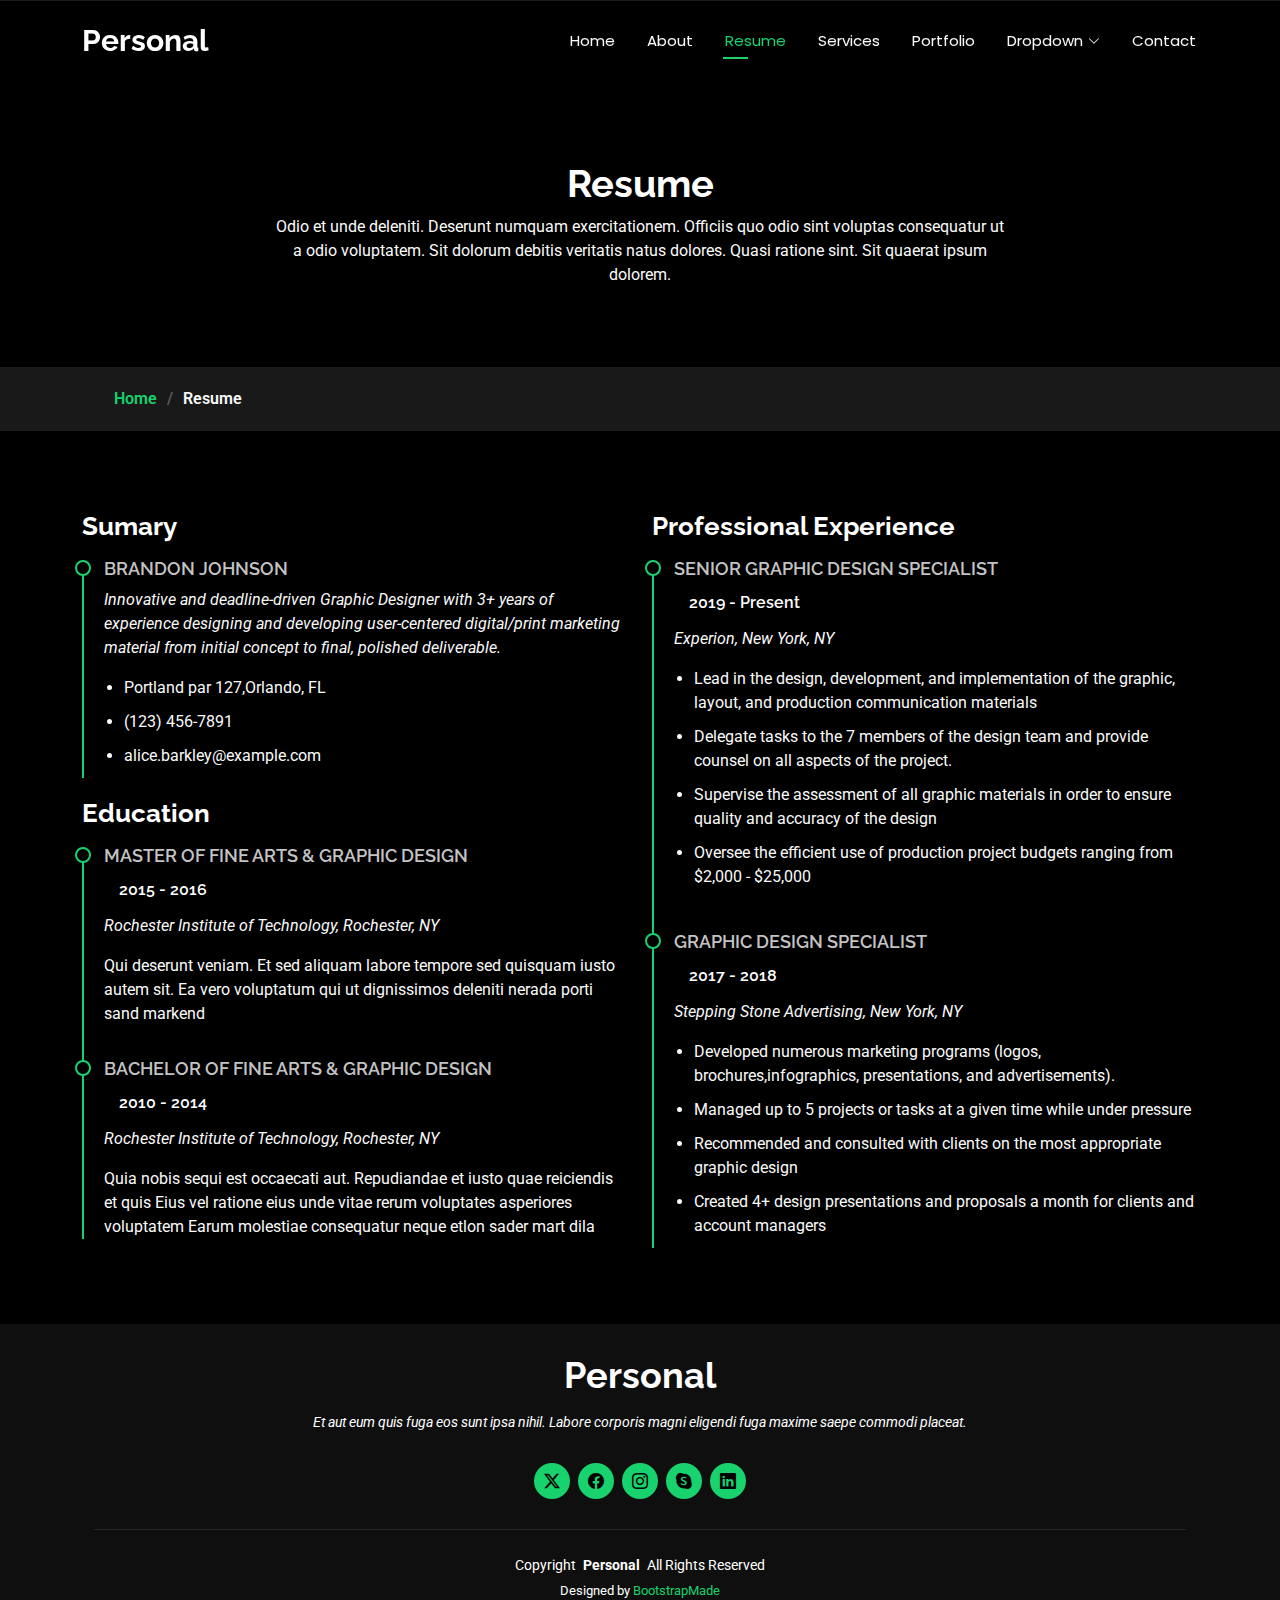
<file: resume.html>
<!DOCTYPE html>
<html lang="en">

<head>
  <meta charset="utf-8">
  <meta content="width=device-width, initial-scale=1.0" name="viewport">
  <title>Resume - Personal Bootstrap Template</title>
  <meta name="description" content="">
  <meta name="keywords" content="">

  <!-- Favicons -->
  <link href="assets/img/favicon.png" rel="icon">
  <link href="assets/img/apple-touch-icon.png" rel="apple-touch-icon">

  <!-- Fonts -->
  <link href="https://fonts.googleapis.com" rel="preconnect">
  <link href="https://fonts.gstatic.com" rel="preconnect" crossorigin>
  <link href="https://fonts.googleapis.com/css2?family=Roboto:ital,wght@0,100;0,300;0,400;0,500;0,700;0,900;1,100;1,300;1,400;1,500;1,700;1,900&family=Poppins:ital,wght@0,100;0,200;0,300;0,400;0,500;0,600;0,700;0,800;0,900;1,100;1,200;1,300;1,400;1,500;1,600;1,700;1,800;1,900&family=Raleway:ital,wght@0,100;0,200;0,300;0,400;0,500;0,600;0,700;0,800;0,900;1,100;1,200;1,300;1,400;1,500;1,600;1,700;1,800;1,900&display=swap" rel="stylesheet">

  <!-- Vendor CSS Files -->
  <link href="assets/vendor/bootstrap/css/bootstrap.min.css" rel="stylesheet">
  <link href="assets/vendor/bootstrap-icons/bootstrap-icons.css" rel="stylesheet">
  <link href="assets/vendor/aos/aos.css" rel="stylesheet">
  <link href="assets/vendor/swiper/swiper-bundle.min.css" rel="stylesheet">
  <link href="assets/vendor/glightbox/css/glightbox.min.css" rel="stylesheet">

  <!-- Main CSS File -->
  <link href="assets/css/main.css" rel="stylesheet">

  <!-- =======================================================
  * Template Name: Personal
  * Template URL: https://bootstrapmade.com/personal-free-resume-bootstrap-template/
  * Updated: Nov 04 2024 with Bootstrap v5.3.3
  * Author: BootstrapMade.com
  * License: https://bootstrapmade.com/license/
  ======================================================== -->
</head>

<body class="resume-page">

  <header id="header" class="header d-flex align-items-center fixed-top">
    <div class="container-fluid container-xl position-relative d-flex align-items-center justify-content-between">

      <a href="index.html" class="logo d-flex align-items-center">
        <!-- Uncomment the line below if you also wish to use an image logo -->
        <!-- <img src="assets/img/logo.png" alt=""> -->
        <h1 class="sitename">Personal</h1>
      </a>

      <nav id="navmenu" class="navmenu">
        <ul>
          <li><a href="index.html">Home</a></li>
          <li><a href="about.html">About</a></li>
          <li><a href="resume.html" class="active">Resume</a></li>
          <li><a href="services.html">Services</a></li>
          <li><a href="portfolio.html">Portfolio</a></li>
          <li class="dropdown"><a href="#"><span>Dropdown</span> <i class="bi bi-chevron-down toggle-dropdown"></i></a>
            <ul>
              <li><a href="#">Dropdown 1</a></li>
              <li class="dropdown"><a href="#"><span>Deep Dropdown</span> <i class="bi bi-chevron-down toggle-dropdown"></i></a>
                <ul>
                  <li><a href="#">Deep Dropdown 1</a></li>
                  <li><a href="#">Deep Dropdown 2</a></li>
                  <li><a href="#">Deep Dropdown 3</a></li>
                  <li><a href="#">Deep Dropdown 4</a></li>
                  <li><a href="#">Deep Dropdown 5</a></li>
                </ul>
              </li>
              <li><a href="#">Dropdown 2</a></li>
              <li><a href="#">Dropdown 3</a></li>
              <li><a href="#">Dropdown 4</a></li>
            </ul>
          </li>
          <li><a href="contact.html">Contact</a></li>
        </ul>
        <i class="mobile-nav-toggle d-xl-none bi bi-list"></i>
      </nav>

    </div>
  </header>

  <main class="main">

    <!-- Page Title -->
    <div class="page-title" data-aos="fade">
      <div class="heading">
        <div class="container">
          <div class="row d-flex justify-content-center text-center">
            <div class="col-lg-8">
              <h1>Resume</h1>
              <p class="mb-0">Odio et unde deleniti. Deserunt numquam exercitationem. Officiis quo odio sint voluptas consequatur ut a odio voluptatem. Sit dolorum debitis veritatis natus dolores. Quasi ratione sint. Sit quaerat ipsum dolorem.</p>
            </div>
          </div>
        </div>
      </div>
      <nav class="breadcrumbs">
        <div class="container">
          <ol>
            <li><a href="index.html">Home</a></li>
            <li class="current">Resume</li>
          </ol>
        </div>
      </nav>
    </div><!-- End Page Title -->

    <!-- Resume Section -->
    <section id="resume" class="resume section">

      <div class="container">

        <div class="row">

          <div class="col-lg-6" data-aos="fade-up" data-aos-delay="100">
            <h3 class="resume-title">Sumary</h3>

            <div class="resume-item pb-0">
              <h4>Brandon Johnson</h4>
              <p><em>Innovative and deadline-driven Graphic Designer with 3+ years of experience designing and developing user-centered digital/print marketing material from initial concept to final, polished deliverable.</em></p>
              <ul>
                <li>Portland par 127,Orlando, FL</li>
                <li>(123) 456-7891</li>
                <li>alice.barkley@example.com</li>
              </ul>
            </div><!-- Edn Resume Item -->

            <h3 class="resume-title">Education</h3>
            <div class="resume-item">
              <h4>Master of Fine Arts &amp; Graphic Design</h4>
              <h5>2015 - 2016</h5>
              <p><em>Rochester Institute of Technology, Rochester, NY</em></p>
              <p>Qui deserunt veniam. Et sed aliquam labore tempore sed quisquam iusto autem sit. Ea vero voluptatum qui ut dignissimos deleniti nerada porti sand markend</p>
            </div><!-- Edn Resume Item -->

            <div class="resume-item">
              <h4>Bachelor of Fine Arts &amp; Graphic Design</h4>
              <h5>2010 - 2014</h5>
              <p><em>Rochester Institute of Technology, Rochester, NY</em></p>
              <p>Quia nobis sequi est occaecati aut. Repudiandae et iusto quae reiciendis et quis Eius vel ratione eius unde vitae rerum voluptates asperiores voluptatem Earum molestiae consequatur neque etlon sader mart dila</p>
            </div><!-- Edn Resume Item -->

          </div>

          <div class="col-lg-6" data-aos="fade-up" data-aos-delay="200">
            <h3 class="resume-title">Professional Experience</h3>
            <div class="resume-item">
              <h4>Senior graphic design specialist</h4>
              <h5>2019 - Present</h5>
              <p><em>Experion, New York, NY </em></p>
              <ul>
                <li>Lead in the design, development, and implementation of the graphic, layout, and production communication materials</li>
                <li>Delegate tasks to the 7 members of the design team and provide counsel on all aspects of the project. </li>
                <li>Supervise the assessment of all graphic materials in order to ensure quality and accuracy of the design</li>
                <li>Oversee the efficient use of production project budgets ranging from $2,000 - $25,000</li>
              </ul>
            </div><!-- Edn Resume Item -->

            <div class="resume-item">
              <h4>Graphic design specialist</h4>
              <h5>2017 - 2018</h5>
              <p><em>Stepping Stone Advertising, New York, NY</em></p>
              <ul>
                <li>Developed numerous marketing programs (logos, brochures,infographics, presentations, and advertisements).</li>
                <li>Managed up to 5 projects or tasks at a given time while under pressure</li>
                <li>Recommended and consulted with clients on the most appropriate graphic design</li>
                <li>Created 4+ design presentations and proposals a month for clients and account managers</li>
              </ul>
            </div><!-- Edn Resume Item -->

          </div>

        </div>

      </div>

    </section><!-- /Resume Section -->

  </main>

  <footer id="footer" class="footer dark-background">
    <div class="container">
      <h3 class="sitename">Personal</h3>
      <p>Et aut eum quis fuga eos sunt ipsa nihil. Labore corporis magni eligendi fuga maxime saepe commodi placeat.</p>
      <div class="social-links d-flex justify-content-center">
        <a href=""><i class="bi bi-twitter-x"></i></a>
        <a href=""><i class="bi bi-facebook"></i></a>
        <a href=""><i class="bi bi-instagram"></i></a>
        <a href=""><i class="bi bi-skype"></i></a>
        <a href=""><i class="bi bi-linkedin"></i></a>
      </div>
      <div class="container">
        <div class="copyright">
          <span>Copyright</span> <strong class="px-1 sitename">Personal</strong> <span>All Rights Reserved</span>
        </div>
        <div class="credits">
          <!-- All the links in the footer should remain intact. -->
          <!-- You can delete the links only if you've purchased the pro version. -->
          <!-- Licensing information: https://bootstrapmade.com/license/ -->
          <!-- Purchase the pro version with working PHP/AJAX contact form: [buy-url] -->
          Designed by <a href="https://bootstrapmade.com/">BootstrapMade</a>
        </div>
      </div>
    </div>
  </footer>

  <!-- Scroll Top -->
  <a href="#" id="scroll-top" class="scroll-top d-flex align-items-center justify-content-center"><i class="bi bi-arrow-up-short"></i></a>

  <!-- Preloader -->
  <div id="preloader"></div>

  <!-- Vendor JS Files -->
  <script src="assets/vendor/bootstrap/js/bootstrap.bundle.min.js"></script>
  <script src="assets/vendor/php-email-form/validate.js"></script>
  <script src="assets/vendor/aos/aos.js"></script>
  <script src="assets/vendor/typed.js/typed.umd.js"></script>
  <script src="assets/vendor/purecounter/purecounter_vanilla.js"></script>
  <script src="assets/vendor/waypoints/noframework.waypoints.js"></script>
  <script src="assets/vendor/swiper/swiper-bundle.min.js"></script>
  <script src="assets/vendor/glightbox/js/glightbox.min.js"></script>
  <script src="assets/vendor/imagesloaded/imagesloaded.pkgd.min.js"></script>
  <script src="assets/vendor/isotope-layout/isotope.pkgd.min.js"></script>

  <!-- Main JS File -->
  <script src="assets/js/main.js"></script>

</body>

</html>
</file>
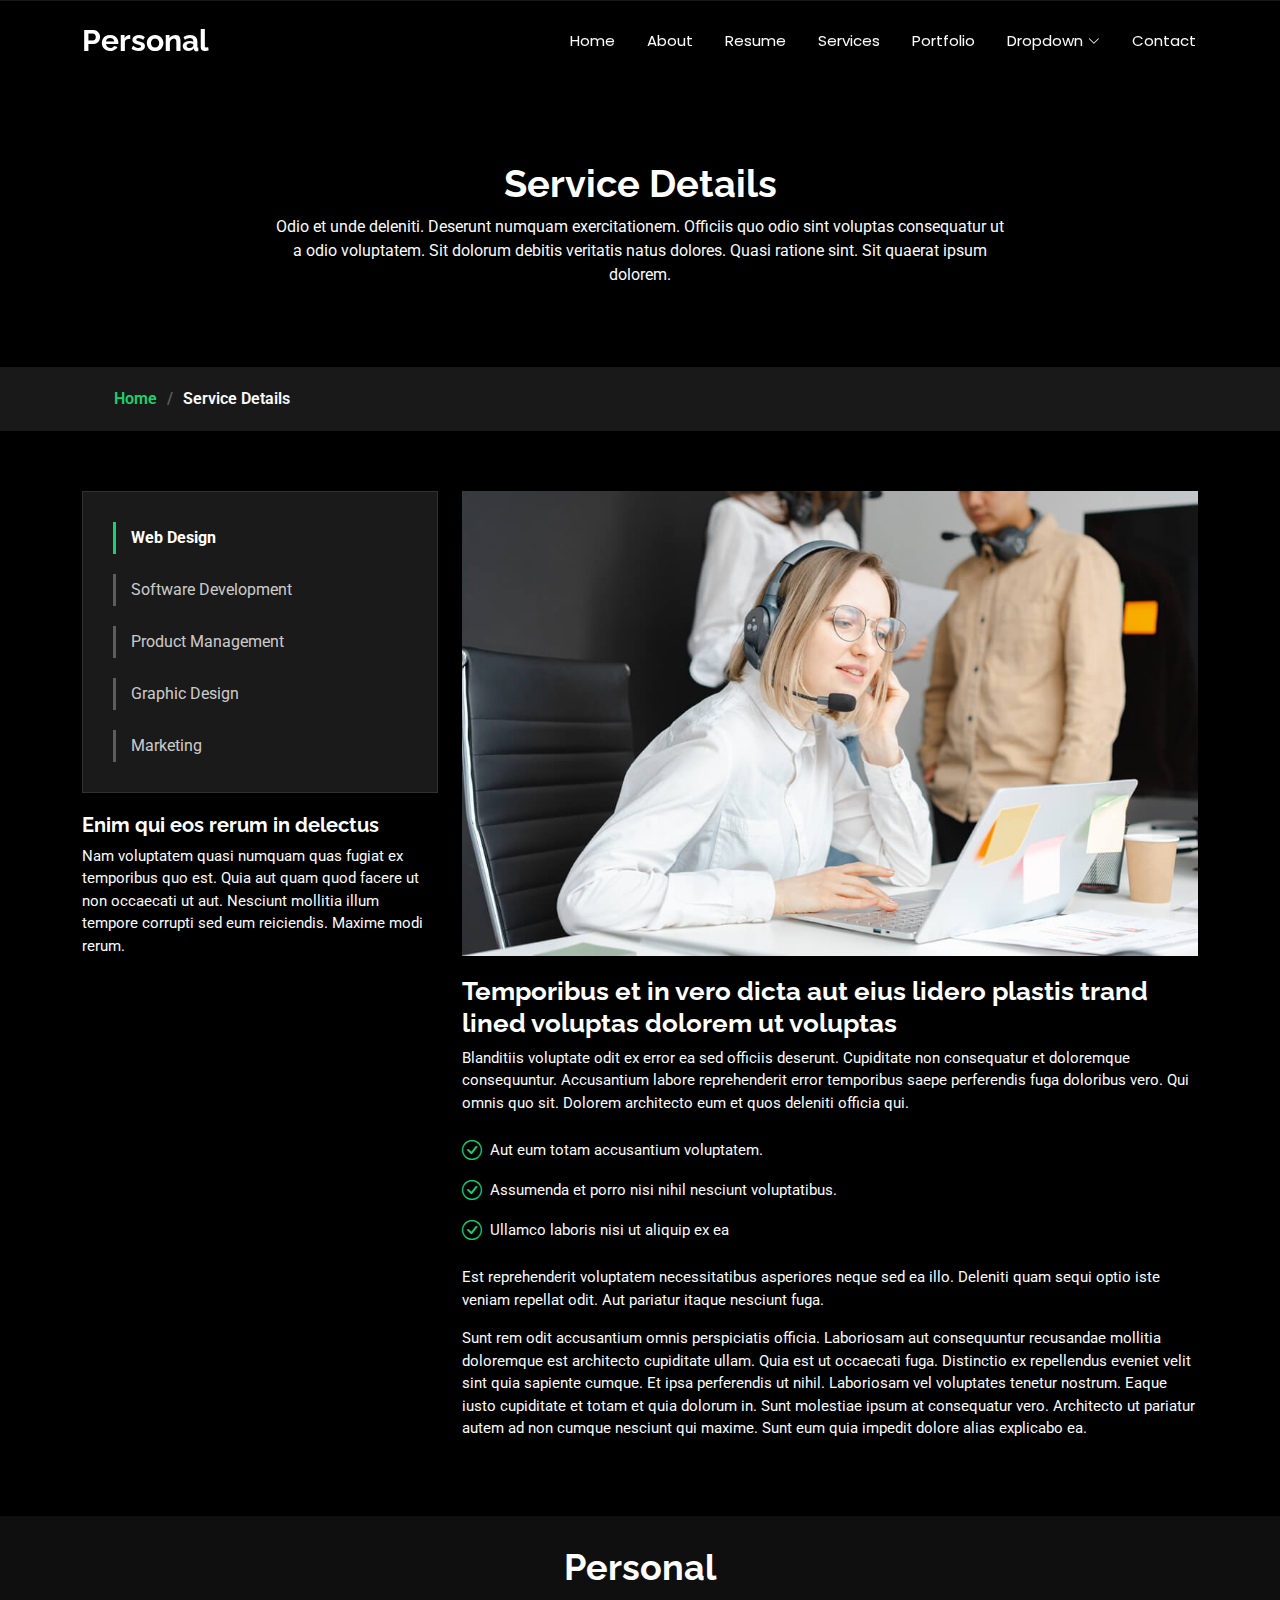
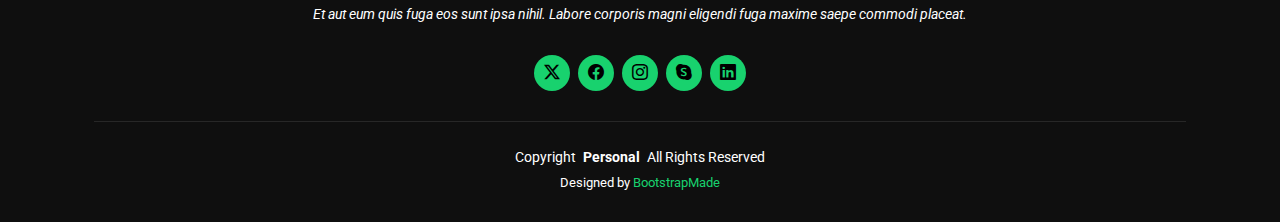
<file: service-details.html>
<!DOCTYPE html>
<html lang="en">

<head>
  <meta charset="utf-8">
  <meta content="width=device-width, initial-scale=1.0" name="viewport">
  <title>Service Details - Personal Bootstrap Template</title>
  <meta name="description" content="">
  <meta name="keywords" content="">

  <!-- Favicons -->
  <link href="assets/img/favicon.png" rel="icon">
  <link href="assets/img/apple-touch-icon.png" rel="apple-touch-icon">

  <!-- Fonts -->
  <link href="https://fonts.googleapis.com" rel="preconnect">
  <link href="https://fonts.gstatic.com" rel="preconnect" crossorigin>
  <link href="https://fonts.googleapis.com/css2?family=Roboto:ital,wght@0,100;0,300;0,400;0,500;0,700;0,900;1,100;1,300;1,400;1,500;1,700;1,900&family=Poppins:ital,wght@0,100;0,200;0,300;0,400;0,500;0,600;0,700;0,800;0,900;1,100;1,200;1,300;1,400;1,500;1,600;1,700;1,800;1,900&family=Raleway:ital,wght@0,100;0,200;0,300;0,400;0,500;0,600;0,700;0,800;0,900;1,100;1,200;1,300;1,400;1,500;1,600;1,700;1,800;1,900&display=swap" rel="stylesheet">

  <!-- Vendor CSS Files -->
  <link href="assets/vendor/bootstrap/css/bootstrap.min.css" rel="stylesheet">
  <link href="assets/vendor/bootstrap-icons/bootstrap-icons.css" rel="stylesheet">
  <link href="assets/vendor/aos/aos.css" rel="stylesheet">
  <link href="assets/vendor/swiper/swiper-bundle.min.css" rel="stylesheet">
  <link href="assets/vendor/glightbox/css/glightbox.min.css" rel="stylesheet">

  <!-- Main CSS File -->
  <link href="assets/css/main.css" rel="stylesheet">

  <!-- =======================================================
  * Template Name: Personal
  * Template URL: https://bootstrapmade.com/personal-free-resume-bootstrap-template/
  * Updated: Nov 04 2024 with Bootstrap v5.3.3
  * Author: BootstrapMade.com
  * License: https://bootstrapmade.com/license/
  ======================================================== -->
</head>

<body class="service-details-page">

  <header id="header" class="header d-flex align-items-center fixed-top">
    <div class="container-fluid container-xl position-relative d-flex align-items-center justify-content-between">

      <a href="index.html" class="logo d-flex align-items-center">
        <!-- Uncomment the line below if you also wish to use an image logo -->
        <!-- <img src="assets/img/logo.png" alt=""> -->
        <h1 class="sitename">Personal</h1>
      </a>

      <nav id="navmenu" class="navmenu">
        <ul>
          <li><a href="index.html">Home</a></li>
          <li><a href="about.html">About</a></li>
          <li><a href="resume.html">Resume</a></li>
          <li><a href="services.html">Services</a></li>
          <li><a href="portfolio.html">Portfolio</a></li>
          <li class="dropdown"><a href="#"><span>Dropdown</span> <i class="bi bi-chevron-down toggle-dropdown"></i></a>
            <ul>
              <li><a href="#">Dropdown 1</a></li>
              <li class="dropdown"><a href="#"><span>Deep Dropdown</span> <i class="bi bi-chevron-down toggle-dropdown"></i></a>
                <ul>
                  <li><a href="#">Deep Dropdown 1</a></li>
                  <li><a href="#">Deep Dropdown 2</a></li>
                  <li><a href="#">Deep Dropdown 3</a></li>
                  <li><a href="#">Deep Dropdown 4</a></li>
                  <li><a href="#">Deep Dropdown 5</a></li>
                </ul>
              </li>
              <li><a href="#">Dropdown 2</a></li>
              <li><a href="#">Dropdown 3</a></li>
              <li><a href="#">Dropdown 4</a></li>
            </ul>
          </li>
          <li><a href="contact.html">Contact</a></li>
        </ul>
        <i class="mobile-nav-toggle d-xl-none bi bi-list"></i>
      </nav>

    </div>
  </header>

  <main class="main">

    <!-- Page Title -->
    <div class="page-title" data-aos="fade">
      <div class="heading">
        <div class="container">
          <div class="row d-flex justify-content-center text-center">
            <div class="col-lg-8">
              <h1>Service Details</h1>
              <p class="mb-0">Odio et unde deleniti. Deserunt numquam exercitationem. Officiis quo odio sint voluptas consequatur ut a odio voluptatem. Sit dolorum debitis veritatis natus dolores. Quasi ratione sint. Sit quaerat ipsum dolorem.</p>
            </div>
          </div>
        </div>
      </div>
      <nav class="breadcrumbs">
        <div class="container">
          <ol>
            <li><a href="index.html">Home</a></li>
            <li class="current">Service Details</li>
          </ol>
        </div>
      </nav>
    </div><!-- End Page Title -->

    <!-- Service Details Section -->
    <section id="service-details" class="service-details section">

      <div class="container">

        <div class="row gy-4">

          <div class="col-lg-4" data-aos="fade-up" data-aos-delay="100">
            <div class="services-list">
              <a href="#" class="active">Web Design</a>
              <a href="#">Software Development</a>
              <a href="#">Product Management</a>
              <a href="#">Graphic Design</a>
              <a href="#">Marketing</a>
            </div>

            <h4>Enim qui eos rerum in delectus</h4>
            <p>Nam voluptatem quasi numquam quas fugiat ex temporibus quo est. Quia aut quam quod facere ut non occaecati ut aut. Nesciunt mollitia illum tempore corrupti sed eum reiciendis. Maxime modi rerum.</p>
          </div>

          <div class="col-lg-8" data-aos="fade-up" data-aos-delay="200">
            <img src="assets/img/services.jpg" alt="" class="img-fluid services-img">
            <h3>Temporibus et in vero dicta aut eius lidero plastis trand lined voluptas dolorem ut voluptas</h3>
            <p>
              Blanditiis voluptate odit ex error ea sed officiis deserunt. Cupiditate non consequatur et doloremque consequuntur. Accusantium labore reprehenderit error temporibus saepe perferendis fuga doloribus vero. Qui omnis quo sit. Dolorem architecto eum et quos deleniti officia qui.
            </p>
            <ul>
              <li><i class="bi bi-check-circle"></i> <span>Aut eum totam accusantium voluptatem.</span></li>
              <li><i class="bi bi-check-circle"></i> <span>Assumenda et porro nisi nihil nesciunt voluptatibus.</span></li>
              <li><i class="bi bi-check-circle"></i> <span>Ullamco laboris nisi ut aliquip ex ea</span></li>
            </ul>
            <p>
              Est reprehenderit voluptatem necessitatibus asperiores neque sed ea illo. Deleniti quam sequi optio iste veniam repellat odit. Aut pariatur itaque nesciunt fuga.
            </p>
            <p>
              Sunt rem odit accusantium omnis perspiciatis officia. Laboriosam aut consequuntur recusandae mollitia doloremque est architecto cupiditate ullam. Quia est ut occaecati fuga. Distinctio ex repellendus eveniet velit sint quia sapiente cumque. Et ipsa perferendis ut nihil. Laboriosam vel voluptates tenetur nostrum. Eaque iusto cupiditate et totam et quia dolorum in. Sunt molestiae ipsum at consequatur vero. Architecto ut pariatur autem ad non cumque nesciunt qui maxime. Sunt eum quia impedit dolore alias explicabo ea.
            </p>
          </div>

        </div>

      </div>

    </section><!-- /Service Details Section -->

  </main>

  <footer id="footer" class="footer dark-background">
    <div class="container">
      <h3 class="sitename">Personal</h3>
      <p>Et aut eum quis fuga eos sunt ipsa nihil. Labore corporis magni eligendi fuga maxime saepe commodi placeat.</p>
      <div class="social-links d-flex justify-content-center">
        <a href=""><i class="bi bi-twitter-x"></i></a>
        <a href=""><i class="bi bi-facebook"></i></a>
        <a href=""><i class="bi bi-instagram"></i></a>
        <a href=""><i class="bi bi-skype"></i></a>
        <a href=""><i class="bi bi-linkedin"></i></a>
      </div>
      <div class="container">
        <div class="copyright">
          <span>Copyright</span> <strong class="px-1 sitename">Personal</strong> <span>All Rights Reserved</span>
        </div>
        <div class="credits">
          <!-- All the links in the footer should remain intact. -->
          <!-- You can delete the links only if you've purchased the pro version. -->
          <!-- Licensing information: https://bootstrapmade.com/license/ -->
          <!-- Purchase the pro version with working PHP/AJAX contact form: [buy-url] -->
          Designed by <a href="https://bootstrapmade.com/">BootstrapMade</a>
        </div>
      </div>
    </div>
  </footer>

  <!-- Scroll Top -->
  <a href="#" id="scroll-top" class="scroll-top d-flex align-items-center justify-content-center"><i class="bi bi-arrow-up-short"></i></a>

  <!-- Preloader -->
  <div id="preloader"></div>

  <!-- Vendor JS Files -->
  <script src="assets/vendor/bootstrap/js/bootstrap.bundle.min.js"></script>
  <script src="assets/vendor/php-email-form/validate.js"></script>
  <script src="assets/vendor/aos/aos.js"></script>
  <script src="assets/vendor/typed.js/typed.umd.js"></script>
  <script src="assets/vendor/purecounter/purecounter_vanilla.js"></script>
  <script src="assets/vendor/waypoints/noframework.waypoints.js"></script>
  <script src="assets/vendor/swiper/swiper-bundle.min.js"></script>
  <script src="assets/vendor/glightbox/js/glightbox.min.js"></script>
  <script src="assets/vendor/imagesloaded/imagesloaded.pkgd.min.js"></script>
  <script src="assets/vendor/isotope-layout/isotope.pkgd.min.js"></script>

  <!-- Main JS File -->
  <script src="assets/js/main.js"></script>

</body>

</html>
</file>
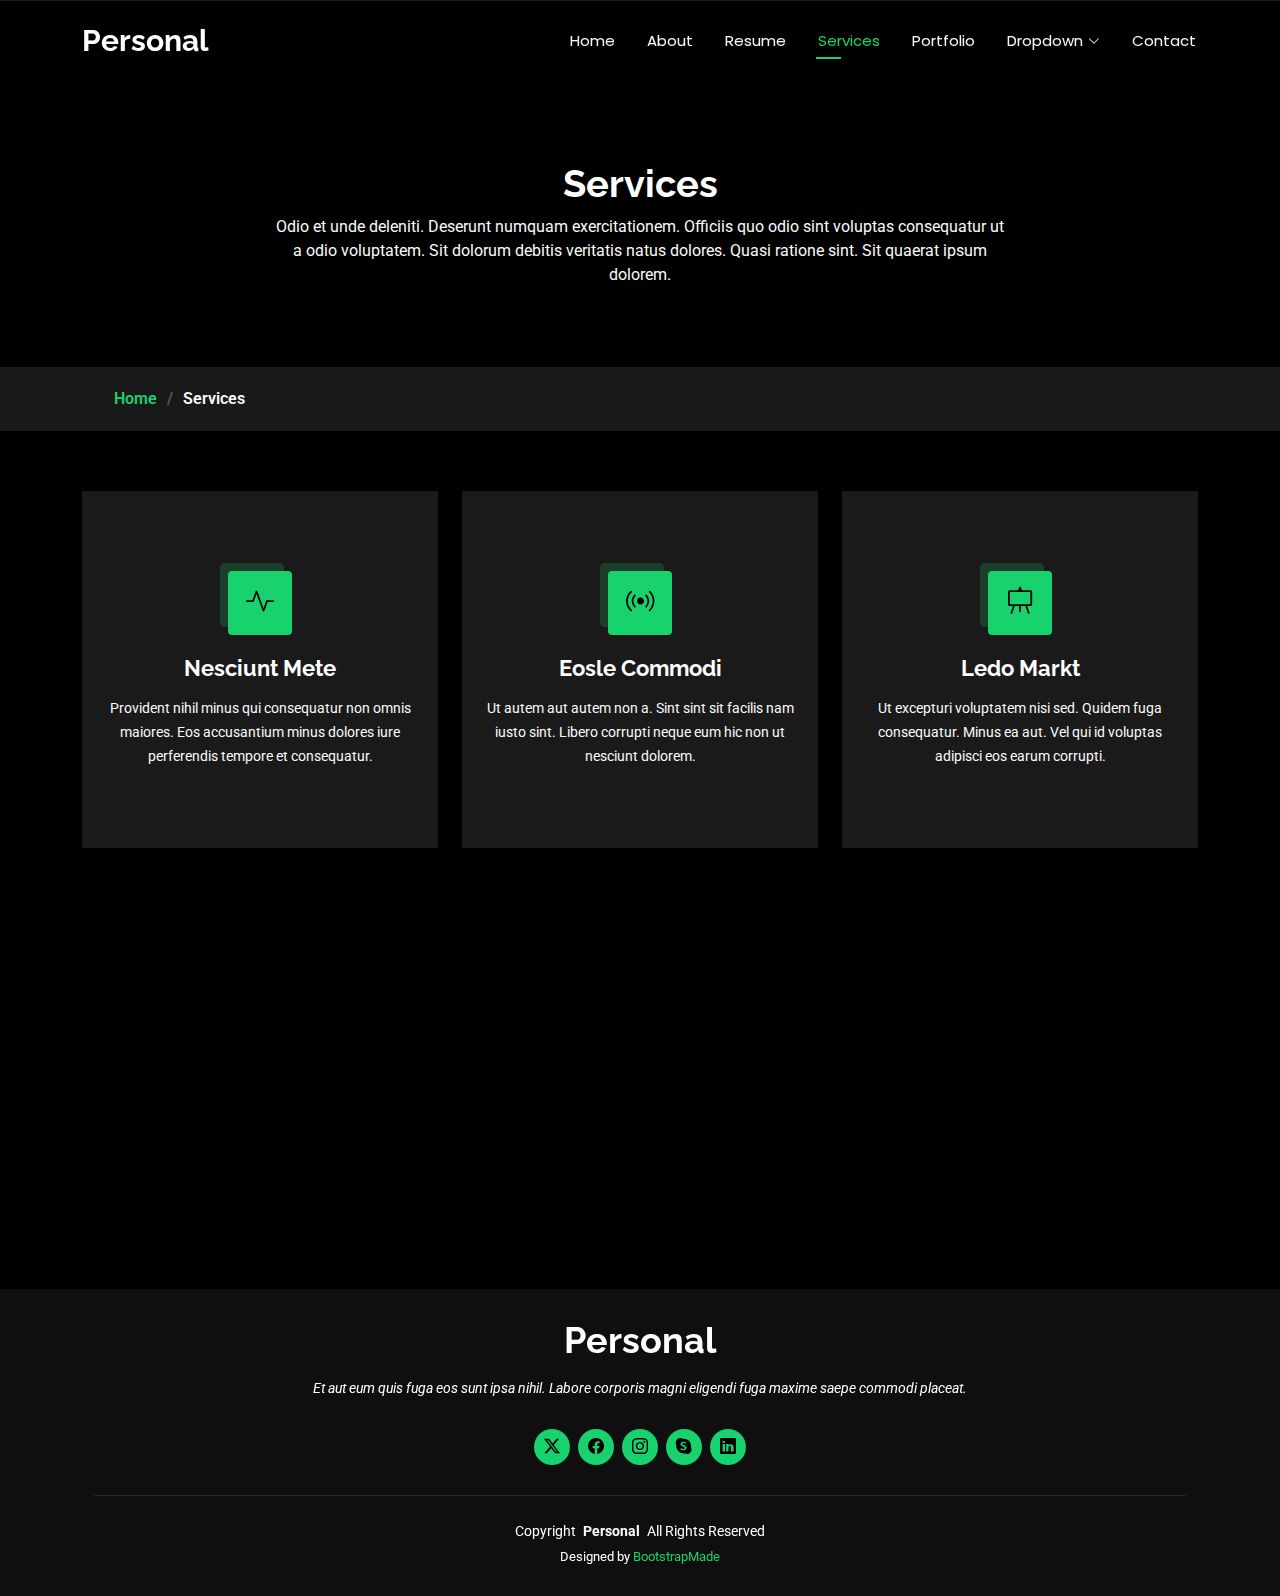
<file: services.html>
<!DOCTYPE html>
<html lang="en">

<head>
  <meta charset="utf-8">
  <meta content="width=device-width, initial-scale=1.0" name="viewport">
  <title>Services - Personal Bootstrap Template</title>
  <meta name="description" content="">
  <meta name="keywords" content="">

  <!-- Favicons -->
  <link href="assets/img/favicon.png" rel="icon">
  <link href="assets/img/apple-touch-icon.png" rel="apple-touch-icon">

  <!-- Fonts -->
  <link href="https://fonts.googleapis.com" rel="preconnect">
  <link href="https://fonts.gstatic.com" rel="preconnect" crossorigin>
  <link href="https://fonts.googleapis.com/css2?family=Roboto:ital,wght@0,100;0,300;0,400;0,500;0,700;0,900;1,100;1,300;1,400;1,500;1,700;1,900&family=Poppins:ital,wght@0,100;0,200;0,300;0,400;0,500;0,600;0,700;0,800;0,900;1,100;1,200;1,300;1,400;1,500;1,600;1,700;1,800;1,900&family=Raleway:ital,wght@0,100;0,200;0,300;0,400;0,500;0,600;0,700;0,800;0,900;1,100;1,200;1,300;1,400;1,500;1,600;1,700;1,800;1,900&display=swap" rel="stylesheet">

  <!-- Vendor CSS Files -->
  <link href="assets/vendor/bootstrap/css/bootstrap.min.css" rel="stylesheet">
  <link href="assets/vendor/bootstrap-icons/bootstrap-icons.css" rel="stylesheet">
  <link href="assets/vendor/aos/aos.css" rel="stylesheet">
  <link href="assets/vendor/swiper/swiper-bundle.min.css" rel="stylesheet">
  <link href="assets/vendor/glightbox/css/glightbox.min.css" rel="stylesheet">

  <!-- Main CSS File -->
  <link href="assets/css/main.css" rel="stylesheet">

  <!-- =======================================================
  * Template Name: Personal
  * Template URL: https://bootstrapmade.com/personal-free-resume-bootstrap-template/
  * Updated: Nov 04 2024 with Bootstrap v5.3.3
  * Author: BootstrapMade.com
  * License: https://bootstrapmade.com/license/
  ======================================================== -->
</head>

<body class="services-page">

  <header id="header" class="header d-flex align-items-center fixed-top">
    <div class="container-fluid container-xl position-relative d-flex align-items-center justify-content-between">

      <a href="index.html" class="logo d-flex align-items-center">
        <!-- Uncomment the line below if you also wish to use an image logo -->
        <!-- <img src="assets/img/logo.png" alt=""> -->
        <h1 class="sitename">Personal</h1>
      </a>

      <nav id="navmenu" class="navmenu">
        <ul>
          <li><a href="index.html">Home</a></li>
          <li><a href="about.html">About</a></li>
          <li><a href="resume.html">Resume</a></li>
          <li><a href="services.html" class="active">Services</a></li>
          <li><a href="portfolio.html">Portfolio</a></li>
          <li class="dropdown"><a href="#"><span>Dropdown</span> <i class="bi bi-chevron-down toggle-dropdown"></i></a>
            <ul>
              <li><a href="#">Dropdown 1</a></li>
              <li class="dropdown"><a href="#"><span>Deep Dropdown</span> <i class="bi bi-chevron-down toggle-dropdown"></i></a>
                <ul>
                  <li><a href="#">Deep Dropdown 1</a></li>
                  <li><a href="#">Deep Dropdown 2</a></li>
                  <li><a href="#">Deep Dropdown 3</a></li>
                  <li><a href="#">Deep Dropdown 4</a></li>
                  <li><a href="#">Deep Dropdown 5</a></li>
                </ul>
              </li>
              <li><a href="#">Dropdown 2</a></li>
              <li><a href="#">Dropdown 3</a></li>
              <li><a href="#">Dropdown 4</a></li>
            </ul>
          </li>
          <li><a href="contact.html">Contact</a></li>
        </ul>
        <i class="mobile-nav-toggle d-xl-none bi bi-list"></i>
      </nav>

    </div>
  </header>

  <main class="main">

    <!-- Page Title -->
    <div class="page-title" data-aos="fade">
      <div class="heading">
        <div class="container">
          <div class="row d-flex justify-content-center text-center">
            <div class="col-lg-8">
              <h1>Services</h1>
              <p class="mb-0">Odio et unde deleniti. Deserunt numquam exercitationem. Officiis quo odio sint voluptas consequatur ut a odio voluptatem. Sit dolorum debitis veritatis natus dolores. Quasi ratione sint. Sit quaerat ipsum dolorem.</p>
            </div>
          </div>
        </div>
      </div>
      <nav class="breadcrumbs">
        <div class="container">
          <ol>
            <li><a href="index.html">Home</a></li>
            <li class="current">Services</li>
          </ol>
        </div>
      </nav>
    </div><!-- End Page Title -->

    <!-- Services Section -->
    <section id="services" class="services section">

      <div class="container">

        <div class="row gy-4">

          <div class="col-lg-4 col-md-6" data-aos="fade-up" data-aos-delay="100">
            <div class="service-item  position-relative">
              <div class="icon">
                <i class="bi bi-activity"></i>
              </div>
              <a href="service-details.html" class="stretched-link">
                <h3>Nesciunt Mete</h3>
              </a>
              <p>Provident nihil minus qui consequatur non omnis maiores. Eos accusantium minus dolores iure perferendis tempore et consequatur.</p>
            </div>
          </div><!-- End Service Item -->

          <div class="col-lg-4 col-md-6" data-aos="fade-up" data-aos-delay="200">
            <div class="service-item position-relative">
              <div class="icon">
                <i class="bi bi-broadcast"></i>
              </div>
              <a href="service-details.html" class="stretched-link">
                <h3>Eosle Commodi</h3>
              </a>
              <p>Ut autem aut autem non a. Sint sint sit facilis nam iusto sint. Libero corrupti neque eum hic non ut nesciunt dolorem.</p>
            </div>
          </div><!-- End Service Item -->

          <div class="col-lg-4 col-md-6" data-aos="fade-up" data-aos-delay="300">
            <div class="service-item position-relative">
              <div class="icon">
                <i class="bi bi-easel"></i>
              </div>
              <a href="service-details.html" class="stretched-link">
                <h3>Ledo Markt</h3>
              </a>
              <p>Ut excepturi voluptatem nisi sed. Quidem fuga consequatur. Minus ea aut. Vel qui id voluptas adipisci eos earum corrupti.</p>
            </div>
          </div><!-- End Service Item -->

          <div class="col-lg-4 col-md-6" data-aos="fade-up" data-aos-delay="400">
            <div class="service-item position-relative">
              <div class="icon">
                <i class="bi bi-bounding-box-circles"></i>
              </div>
              <a href="service-details.html" class="stretched-link">
                <h3>Asperiores Commodit</h3>
              </a>
              <p>Non et temporibus minus omnis sed dolor esse consequatur. Cupiditate sed error ea fuga sit provident adipisci neque.</p>
              <a href="service-details.html" class="stretched-link"></a>
            </div>
          </div><!-- End Service Item -->

          <div class="col-lg-4 col-md-6" data-aos="fade-up" data-aos-delay="500">
            <div class="service-item position-relative">
              <div class="icon">
                <i class="bi bi-calendar4-week"></i>
              </div>
              <a href="service-details.html" class="stretched-link">
                <h3>Velit Doloremque</h3>
              </a>
              <p>Cumque et suscipit saepe. Est maiores autem enim facilis ut aut ipsam corporis aut. Sed animi at autem alias eius labore.</p>
              <a href="service-details.html" class="stretched-link"></a>
            </div>
          </div><!-- End Service Item -->

          <div class="col-lg-4 col-md-6" data-aos="fade-up" data-aos-delay="600">
            <div class="service-item position-relative">
              <div class="icon">
                <i class="bi bi-chat-square-text"></i>
              </div>
              <a href="service-details.html" class="stretched-link">
                <h3>Dolori Architecto</h3>
              </a>
              <p>Hic molestias ea quibusdam eos. Fugiat enim doloremque aut neque non et debitis iure. Corrupti recusandae ducimus enim.</p>
              <a href="service-details.html" class="stretched-link"></a>
            </div>
          </div><!-- End Service Item -->

        </div>

      </div>

    </section><!-- /Services Section -->

  </main>

  <footer id="footer" class="footer dark-background">
    <div class="container">
      <h3 class="sitename">Personal</h3>
      <p>Et aut eum quis fuga eos sunt ipsa nihil. Labore corporis magni eligendi fuga maxime saepe commodi placeat.</p>
      <div class="social-links d-flex justify-content-center">
        <a href=""><i class="bi bi-twitter-x"></i></a>
        <a href=""><i class="bi bi-facebook"></i></a>
        <a href=""><i class="bi bi-instagram"></i></a>
        <a href=""><i class="bi bi-skype"></i></a>
        <a href=""><i class="bi bi-linkedin"></i></a>
      </div>
      <div class="container">
        <div class="copyright">
          <span>Copyright</span> <strong class="px-1 sitename">Personal</strong> <span>All Rights Reserved</span>
        </div>
        <div class="credits">
          <!-- All the links in the footer should remain intact. -->
          <!-- You can delete the links only if you've purchased the pro version. -->
          <!-- Licensing information: https://bootstrapmade.com/license/ -->
          <!-- Purchase the pro version with working PHP/AJAX contact form: [buy-url] -->
          Designed by <a href="https://bootstrapmade.com/">BootstrapMade</a>
        </div>
      </div>
    </div>
  </footer>

  <!-- Scroll Top -->
  <a href="#" id="scroll-top" class="scroll-top d-flex align-items-center justify-content-center"><i class="bi bi-arrow-up-short"></i></a>

  <!-- Preloader -->
  <div id="preloader"></div>

  <!-- Vendor JS Files -->
  <script src="assets/vendor/bootstrap/js/bootstrap.bundle.min.js"></script>
  <script src="assets/vendor/php-email-form/validate.js"></script>
  <script src="assets/vendor/aos/aos.js"></script>
  <script src="assets/vendor/typed.js/typed.umd.js"></script>
  <script src="assets/vendor/purecounter/purecounter_vanilla.js"></script>
  <script src="assets/vendor/waypoints/noframework.waypoints.js"></script>
  <script src="assets/vendor/swiper/swiper-bundle.min.js"></script>
  <script src="assets/vendor/glightbox/js/glightbox.min.js"></script>
  <script src="assets/vendor/imagesloaded/imagesloaded.pkgd.min.js"></script>
  <script src="assets/vendor/isotope-layout/isotope.pkgd.min.js"></script>

  <!-- Main JS File -->
  <script src="assets/js/main.js"></script>

</body>

</html>
</file>
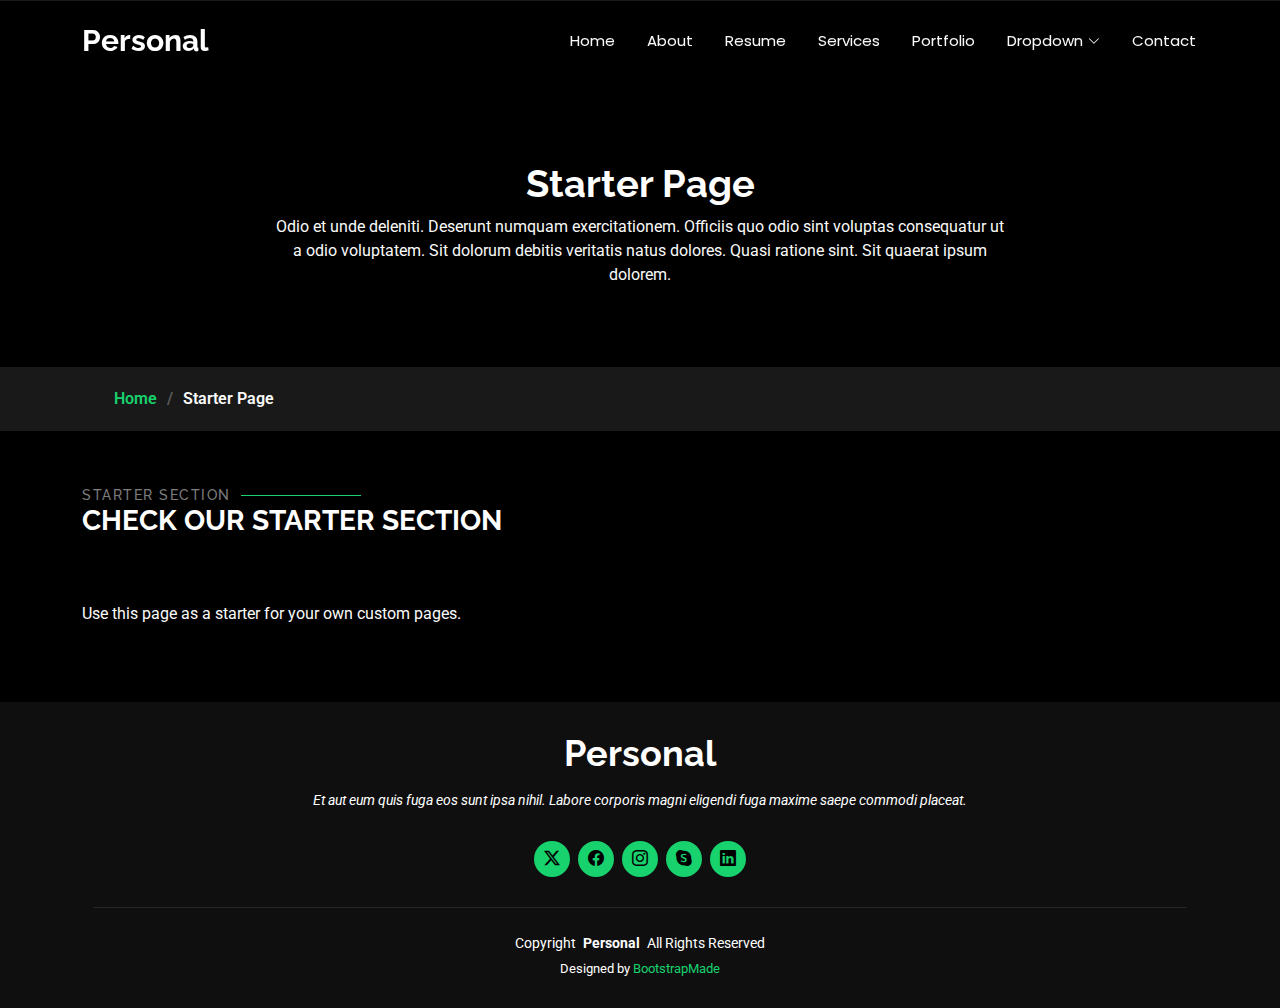
<file: starter-page.html>
<!DOCTYPE html>
<html lang="en">

<head>
  <meta charset="utf-8">
  <meta content="width=device-width, initial-scale=1.0" name="viewport">
  <title>Starter Page - Personal Bootstrap Template</title>
  <meta name="description" content="">
  <meta name="keywords" content="">

  <!-- Favicons -->
  <link href="assets/img/favicon.png" rel="icon">
  <link href="assets/img/apple-touch-icon.png" rel="apple-touch-icon">

  <!-- Fonts -->
  <link href="https://fonts.googleapis.com" rel="preconnect">
  <link href="https://fonts.gstatic.com" rel="preconnect" crossorigin>
  <link href="https://fonts.googleapis.com/css2?family=Roboto:ital,wght@0,100;0,300;0,400;0,500;0,700;0,900;1,100;1,300;1,400;1,500;1,700;1,900&family=Poppins:ital,wght@0,100;0,200;0,300;0,400;0,500;0,600;0,700;0,800;0,900;1,100;1,200;1,300;1,400;1,500;1,600;1,700;1,800;1,900&family=Raleway:ital,wght@0,100;0,200;0,300;0,400;0,500;0,600;0,700;0,800;0,900;1,100;1,200;1,300;1,400;1,500;1,600;1,700;1,800;1,900&display=swap" rel="stylesheet">

  <!-- Vendor CSS Files -->
  <link href="assets/vendor/bootstrap/css/bootstrap.min.css" rel="stylesheet">
  <link href="assets/vendor/bootstrap-icons/bootstrap-icons.css" rel="stylesheet">
  <link href="assets/vendor/aos/aos.css" rel="stylesheet">
  <link href="assets/vendor/swiper/swiper-bundle.min.css" rel="stylesheet">
  <link href="assets/vendor/glightbox/css/glightbox.min.css" rel="stylesheet">

  <!-- Main CSS File -->
  <link href="assets/css/main.css" rel="stylesheet">

  <!-- =======================================================
  * Template Name: Personal
  * Template URL: https://bootstrapmade.com/personal-free-resume-bootstrap-template/
  * Updated: Nov 04 2024 with Bootstrap v5.3.3
  * Author: BootstrapMade.com
  * License: https://bootstrapmade.com/license/
  ======================================================== -->
</head>

<body class="starter-page-page">

  <header id="header" class="header d-flex align-items-center fixed-top">
    <div class="container-fluid container-xl position-relative d-flex align-items-center justify-content-between">

      <a href="index.html" class="logo d-flex align-items-center">
        <!-- Uncomment the line below if you also wish to use an image logo -->
        <!-- <img src="assets/img/logo.png" alt=""> -->
        <h1 class="sitename">Personal</h1>
      </a>

      <nav id="navmenu" class="navmenu">
        <ul>
          <li><a href="index.html">Home</a></li>
          <li><a href="about.html">About</a></li>
          <li><a href="resume.html">Resume</a></li>
          <li><a href="services.html">Services</a></li>
          <li><a href="portfolio.html">Portfolio</a></li>
          <li class="dropdown"><a href="#"><span>Dropdown</span> <i class="bi bi-chevron-down toggle-dropdown"></i></a>
            <ul>
              <li><a href="#">Dropdown 1</a></li>
              <li class="dropdown"><a href="#"><span>Deep Dropdown</span> <i class="bi bi-chevron-down toggle-dropdown"></i></a>
                <ul>
                  <li><a href="#">Deep Dropdown 1</a></li>
                  <li><a href="#">Deep Dropdown 2</a></li>
                  <li><a href="#">Deep Dropdown 3</a></li>
                  <li><a href="#">Deep Dropdown 4</a></li>
                  <li><a href="#">Deep Dropdown 5</a></li>
                </ul>
              </li>
              <li><a href="#">Dropdown 2</a></li>
              <li><a href="#">Dropdown 3</a></li>
              <li><a href="#">Dropdown 4</a></li>
            </ul>
          </li>
          <li><a href="contact.html">Contact</a></li>
        </ul>
        <i class="mobile-nav-toggle d-xl-none bi bi-list"></i>
      </nav>

    </div>
  </header>

  <main class="main">

    <!-- Page Title -->
    <div class="page-title" data-aos="fade">
      <div class="heading">
        <div class="container">
          <div class="row d-flex justify-content-center text-center">
            <div class="col-lg-8">
              <h1>Starter Page</h1>
              <p class="mb-0">Odio et unde deleniti. Deserunt numquam exercitationem. Officiis quo odio sint voluptas consequatur ut a odio voluptatem. Sit dolorum debitis veritatis natus dolores. Quasi ratione sint. Sit quaerat ipsum dolorem.</p>
            </div>
          </div>
        </div>
      </div>
      <nav class="breadcrumbs">
        <div class="container">
          <ol>
            <li><a href="index.html">Home</a></li>
            <li class="current">Starter Page</li>
          </ol>
        </div>
      </nav>
    </div><!-- End Page Title -->

    <!-- Starter Section Section -->
    <section id="starter-section" class="starter-section section">

      <!-- Section Title -->
      <div class="container section-title" data-aos="fade-up">
        <h2>Starter Section</h2>
        <div><span>Check Our</span> <span class="description-title">Starter Section</span></div>
      </div><!-- End Section Title -->

      <div class="container" data-aos="fade-up">
        <p>Use this page as a starter for your own custom pages.</p>
      </div>

    </section><!-- /Starter Section Section -->

  </main>

  <footer id="footer" class="footer dark-background">
    <div class="container">
      <h3 class="sitename">Personal</h3>
      <p>Et aut eum quis fuga eos sunt ipsa nihil. Labore corporis magni eligendi fuga maxime saepe commodi placeat.</p>
      <div class="social-links d-flex justify-content-center">
        <a href=""><i class="bi bi-twitter-x"></i></a>
        <a href=""><i class="bi bi-facebook"></i></a>
        <a href=""><i class="bi bi-instagram"></i></a>
        <a href=""><i class="bi bi-skype"></i></a>
        <a href=""><i class="bi bi-linkedin"></i></a>
      </div>
      <div class="container">
        <div class="copyright">
          <span>Copyright</span> <strong class="px-1 sitename">Personal</strong> <span>All Rights Reserved</span>
        </div>
        <div class="credits">
          <!-- All the links in the footer should remain intact. -->
          <!-- You can delete the links only if you've purchased the pro version. -->
          <!-- Licensing information: https://bootstrapmade.com/license/ -->
          <!-- Purchase the pro version with working PHP/AJAX contact form: [buy-url] -->
          Designed by <a href="https://bootstrapmade.com/">BootstrapMade</a>
        </div>
      </div>
    </div>
  </footer>

  <!-- Scroll Top -->
  <a href="#" id="scroll-top" class="scroll-top d-flex align-items-center justify-content-center"><i class="bi bi-arrow-up-short"></i></a>

  <!-- Preloader -->
  <div id="preloader"></div>

  <!-- Vendor JS Files -->
  <script src="assets/vendor/bootstrap/js/bootstrap.bundle.min.js"></script>
  <script src="assets/vendor/php-email-form/validate.js"></script>
  <script src="assets/vendor/aos/aos.js"></script>
  <script src="assets/vendor/typed.js/typed.umd.js"></script>
  <script src="assets/vendor/purecounter/purecounter_vanilla.js"></script>
  <script src="assets/vendor/waypoints/noframework.waypoints.js"></script>
  <script src="assets/vendor/swiper/swiper-bundle.min.js"></script>
  <script src="assets/vendor/glightbox/js/glightbox.min.js"></script>
  <script src="assets/vendor/imagesloaded/imagesloaded.pkgd.min.js"></script>
  <script src="assets/vendor/isotope-layout/isotope.pkgd.min.js"></script>

  <!-- Main JS File -->
  <script src="assets/js/main.js"></script>

</body>

</html>
</file>
<file: assets/css/main.css>
/**
* Template Name: Personal
* Template URL: https://bootstrapmade.com/personal-free-resume-bootstrap-template/
* Updated: Nov 04 2024 with Bootstrap v5.3.3
* Author: BootstrapMade.com
* License: https://bootstrapmade.com/license/
*/

/*--------------------------------------------------------------
# Font & Color Variables
# Help: https://bootstrapmade.com/color-system/
--------------------------------------------------------------*/
/* Fonts */
:root {
  --default-font: "Roboto",  system-ui, -apple-system, "Segoe UI", Roboto, "Helvetica Neue", Arial, "Noto Sans", "Liberation Sans", sans-serif, "Apple Color Emoji", "Segoe UI Emoji", "Segoe UI Symbol", "Noto Color Emoji";
  --heading-font: "Raleway",  sans-serif;
  --nav-font: "Poppins",  sans-serif;
}

/* Global Colors - The following color variables are used throughout the website. Updating them here will change the color scheme of the entire website */
:root { 
  --background-color: #000000; /* Background color for the entire website, including individual sections */
  --default-color: #fafafa; /* Default color used for the majority of the text content across the entire website */
  --heading-color: #ffffff; /* Color for headings, subheadings and title throughout the website */
  --accent-color: #18d26e; /* Accent color that represents your brand on the website. It's used for buttons, links, and other elements that need to stand out */
  --surface-color: #1a1a1a; /* The surface color is used as a background of boxed elements within sections, such as cards, icon boxes, or other elements that require a visual separation from the global background. */
  --contrast-color: #000000; /* Contrast color for text, ensuring readability against backgrounds of accent, heading, or default colors. */
}

/* Nav Menu Colors - The following color variables are used specifically for the navigation menu. They are separate from the global colors to allow for more customization options */
:root {
  --nav-color: #fafafa;  /* The default color of the main navmenu links */
  --nav-hover-color: #18d26e; /* Applied to main navmenu links when they are hovered over or active */
  --nav-mobile-background-color: #1a1a1a; /* Used as the background color for mobile navigation menu */
  --nav-dropdown-background-color: #1a1a1a; /* Used as the background color for dropdown items that appear when hovering over primary navigation items */
  --nav-dropdown-color: #fafafa; /* Used for navigation links of the dropdown items in the navigation menu. */
  --nav-dropdown-hover-color: #18d26e; /* Similar to --nav-hover-color, this color is applied to dropdown navigation links when they are hovered over. */
}

/* Color Presets - These classes override global colors when applied to any section or element, providing reuse of the sam color scheme. */

.light-background {
  --background-color: #1a1a1a;
  --surface-color: #343434;
}

.dark-background {
  --background-color: rgba(15, 15, 15, 0.975);
  --default-color: #ffffff;
  --heading-color: #ffffff;
  --surface-color: #292929f9;
  --contrast-color: #000000;
}

/* Smooth scroll */
:root {
  scroll-behavior: smooth;
}

/*--------------------------------------------------------------
# General Styling & Shared Classes
--------------------------------------------------------------*/
body {
  color: var(--default-color);
  background-color: var(--background-color);
  font-family: var(--default-font);
}

a {
  color: var(--accent-color);
  text-decoration: none;
  transition: 0.3s;
}

a:hover {
  color: color-mix(in srgb, var(--accent-color), transparent 25%);
  text-decoration: none;
}

h1,
h2,
h3,
h4,
h5,
h6 {
  color: var(--heading-color);
  font-family: var(--heading-font);
}

/* PHP Email Form Messages
------------------------------*/
.php-email-form .error-message {
  display: none;
  background: #df1529;
  color: #ffffff;
  text-align: left;
  padding: 15px;
  margin-bottom: 24px;
  font-weight: 600;
}

.php-email-form .sent-message {
  display: none;
  color: #ffffff;
  background: #059652;
  text-align: center;
  padding: 15px;
  margin-bottom: 24px;
  font-weight: 600;
}

.php-email-form .loading {
  display: none;
  background: var(--surface-color);
  text-align: center;
  padding: 15px;
  margin-bottom: 24px;
}

.php-email-form .loading:before {
  content: "";
  display: inline-block;
  border-radius: 50%;
  width: 24px;
  height: 24px;
  margin: 0 10px -6px 0;
  border: 3px solid var(--accent-color);
  border-top-color: var(--surface-color);
  animation: php-email-form-loading 1s linear infinite;
}

@keyframes php-email-form-loading {
  0% {
    transform: rotate(0deg);
  }

  100% {
    transform: rotate(360deg);
  }
}

/*--------------------------------------------------------------
# Global Header
--------------------------------------------------------------*/
.header {
  --background-color: rgba(0, 0, 0, 0);
  color: var(--default-color);
  background-color: var(--background-color);
  padding: 15px 0;
  transition: all 0.5s;
  z-index: 997;
}

.header .logo {
  line-height: 1;
}

.header .logo img {
  max-height: 32px;
  margin-right: 8px;
}

.header .logo h1 {
  font-size: 30px;
  margin: 0;
  font-weight: 700;
  color: var(--heading-color);
}

.scrolled .header {
  box-shadow: 0px 0 18px rgba(0, 0, 0, 0.1);
}

/* Global Header on Scroll
------------------------------*/
.scrolled .header {
  --background-color: rgba(0, 0, 0, 0.8);
}

/*--------------------------------------------------------------
# Navigation Menu
--------------------------------------------------------------*/
/* Desktop Navigation */
@media (min-width: 1200px) {
  .navmenu {
    padding: 0;
  }

  .navmenu ul {
    margin: 0;
    padding: 0;
    display: flex;
    list-style: none;
    align-items: center;
  }

  .navmenu li {
    position: relative;
  }

  .navmenu>ul>li {
    white-space: nowrap;
    padding: 15px 14px;
  }

  .navmenu>ul>li:last-child {
    padding-right: 0;
  }

  .navmenu a,
  .navmenu a:focus {
    color: var(--nav-color);
    font-size: 15px;
    padding: 0 2px;
    font-family: var(--nav-font);
    font-weight: 400;
    display: flex;
    align-items: center;
    justify-content: space-between;
    white-space: nowrap;
    transition: 0.3s;
    position: relative;
  }

  .navmenu a i,
  .navmenu a:focus i {
    font-size: 12px;
    line-height: 0;
    margin-left: 5px;
    transition: 0.3s;
  }

  .navmenu>ul>li>a:before {
    content: "";
    position: absolute;
    height: 2px;
    bottom: -6px;
    left: 0;
    background-color: var(--nav-hover-color);
    visibility: hidden;
    width: 0px;
    transition: all 0.3s ease-in-out 0s;
  }

  .navmenu a:hover:before,
  .navmenu li:hover>a:before,
  .navmenu .active:before {
    visibility: visible;
    width: 25px;
  }

  .navmenu li:hover>a,
  .navmenu .active,
  .navmenu .active:focus {
    color: var(--nav-hover-color);
  }

  .navmenu .dropdown ul {
    margin: 0;
    padding: 10px 0;
    background: var(--nav-dropdown-background-color);
    display: block;
    position: absolute;
    visibility: hidden;
    left: 14px;
    top: 130%;
    opacity: 0;
    transition: 0.3s;
    border-radius: 4px;
    z-index: 99;
    box-shadow: 0px 0px 30px rgba(0, 0, 0, 0.1);
  }

  .navmenu .dropdown ul li {
    min-width: 200px;
  }

  .navmenu .dropdown ul a {
    padding: 10px 20px;
    font-size: 15px;
    text-transform: none;
    color: var(--nav-dropdown-color);
  }

  .navmenu .dropdown ul a i {
    font-size: 12px;
  }

  .navmenu .dropdown ul a:hover,
  .navmenu .dropdown ul .active:hover,
  .navmenu .dropdown ul li:hover>a {
    color: var(--nav-dropdown-hover-color);
  }

  .navmenu .dropdown:hover>ul {
    opacity: 1;
    top: 100%;
    visibility: visible;
  }

  .navmenu .dropdown .dropdown ul {
    top: 0;
    left: -90%;
    visibility: hidden;
  }

  .navmenu .dropdown .dropdown:hover>ul {
    opacity: 1;
    top: 0;
    left: -100%;
    visibility: visible;
  }
}

/* Mobile Navigation */
@media (max-width: 1199px) {
  .mobile-nav-toggle {
    color: var(--nav-color);
    font-size: 28px;
    line-height: 0;
    margin-right: 10px;
    cursor: pointer;
    transition: color 0.3s;
  }

  .navmenu {
    padding: 0;
    z-index: 9997;
  }

  .navmenu ul {
    display: none;
    list-style: none;
    position: absolute;
    inset: 60px 20px 20px 20px;
    padding: 10px 0;
    margin: 0;
    border-radius: 6px;
    background-color: var(--nav-mobile-background-color);
    border: 1px solid color-mix(in srgb, var(--default-color), transparent 90%);
    box-shadow: none;
    overflow-y: auto;
    transition: 0.3s;
    z-index: 9998;
  }

  .navmenu a,
  .navmenu a:focus {
    color: var(--nav-dropdown-color);
    padding: 10px 20px;
    font-family: var(--nav-font);
    font-size: 17px;
    font-weight: 500;
    display: flex;
    align-items: center;
    justify-content: space-between;
    white-space: nowrap;
    transition: 0.3s;
  }

  .navmenu a i,
  .navmenu a:focus i {
    font-size: 12px;
    line-height: 0;
    margin-left: 5px;
    width: 30px;
    height: 30px;
    display: flex;
    align-items: center;
    justify-content: center;
    border-radius: 50%;
    transition: 0.3s;
    background-color: color-mix(in srgb, var(--accent-color), transparent 90%);
  }

  .navmenu a i:hover,
  .navmenu a:focus i:hover {
    background-color: var(--accent-color);
    color: var(--contrast-color);
  }

  .navmenu a:hover,
  .navmenu .active,
  .navmenu .active:focus {
    color: var(--nav-dropdown-hover-color);
  }

  .navmenu .active i,
  .navmenu .active:focus i {
    background-color: var(--accent-color);
    color: var(--contrast-color);
    transform: rotate(180deg);
  }

  .navmenu .dropdown ul {
    position: static;
    display: none;
    z-index: 99;
    padding: 10px 0;
    margin: 10px 20px;
    background-color: var(--nav-dropdown-background-color);
    transition: all 0.5s ease-in-out;
  }

  .navmenu .dropdown ul ul {
    background-color: rgba(33, 37, 41, 0.1);
  }

  .navmenu .dropdown>.dropdown-active {
    display: block;
    background-color: rgba(33, 37, 41, 0.03);
  }

  .mobile-nav-active {
    overflow: hidden;
  }

  .mobile-nav-active .mobile-nav-toggle {
    color: #fff;
    position: absolute;
    font-size: 32px;
    top: 15px;
    right: 15px;
    margin-right: 0;
    z-index: 9999;
  }

  .mobile-nav-active .navmenu {
    position: fixed;
    overflow: hidden;
    inset: 0;
    background: rgba(33, 37, 41, 0.8);
    transition: 0.3s;
  }

  .mobile-nav-active .navmenu>ul {
    display: block;
  }
}

/*--------------------------------------------------------------
# Global Footer
--------------------------------------------------------------*/
.footer {
  color: var(--default-color);
  background-color: var(--background-color);
  font-size: 14px;
  text-align: center;
  padding: 30px 0;
  position: relative;
}

.footer h3 {
  font-size: 36px;
  font-weight: 700;
  position: relative;
  padding: 0;
  margin: 0 0 15px 0;
}

.footer p {
  font-size: 15;
  font-style: italic;
  padding: 0;
  margin: 0 0 30px 0;
}

.footer .social-links {
  margin: 0 0 30px 0;
}

.footer .social-links a {
  font-size: 16px;
  display: flex;
  align-items: center;
  justify-content: center;
  background: var(--accent-color);
  color: var(--contrast-color);
  line-height: 1;
  margin: 0 4px;
  border-radius: 50%;
  text-align: center;
  width: 36px;
  height: 36px;
  transition: 0.3s;
}

.footer .social-links a:hover {
  background: color-mix(in srgb, var(--accent-color), transparent 20%);
  text-decoration: none;
}

.footer .copyright {
  padding-top: 25px;
  border-top: 1px solid color-mix(in srgb, var(--default-color), transparent 90%);
}

.footer .credits {
  font-size: 13px;
  padding-top: 5px;
}

/*--------------------------------------------------------------
# Preloader
--------------------------------------------------------------*/
#preloader {
  position: fixed;
  inset: 0;
  z-index: 999999;
  overflow: hidden;
  background: var(--background-color);
  transition: all 0.6s ease-out;
}

#preloader:before {
  content: "";
  position: fixed;
  top: calc(50% - 30px);
  left: calc(50% - 30px);
  border: 6px solid #ffffff;
  border-color: var(--accent-color) transparent var(--accent-color) transparent;
  border-radius: 50%;
  width: 60px;
  height: 60px;
  animation: animate-preloader 1.5s linear infinite;
}

@keyframes animate-preloader {
  0% {
    transform: rotate(0deg);
  }

  100% {
    transform: rotate(360deg);
  }
}

/*--------------------------------------------------------------
# Scroll Top Button
--------------------------------------------------------------*/
.scroll-top {
  position: fixed;
  visibility: hidden;
  opacity: 0;
  right: 15px;
  bottom: -15px;
  z-index: 99999;
  background-color: var(--accent-color);
  width: 44px;
  height: 44px;
  border-radius: 50px;
  transition: all 0.4s;
}

.scroll-top i {
  font-size: 24px;
  color: var(--contrast-color);
  line-height: 0;
}

.scroll-top:hover {
  background-color: color-mix(in srgb, var(--accent-color), transparent 20%);
  color: var(--contrast-color);
}

.scroll-top.active {
  visibility: visible;
  opacity: 1;
  bottom: 15px;
}

/*--------------------------------------------------------------
# Disable aos animation delay on mobile devices
--------------------------------------------------------------*/
@media screen and (max-width: 768px) {
  [data-aos-delay] {
    transition-delay: 0 !important;
  }
}

/*--------------------------------------------------------------
# Global Page Titles & Breadcrumbs
--------------------------------------------------------------*/
.page-title {
  color: var(--default-color);
  background-color: var(--background-color);
  position: relative;
}

.page-title .heading {
  padding: 160px 0 80px 0;
  border-top: 1px solid color-mix(in srgb, var(--default-color), transparent 90%);
}

.page-title .heading h1 {
  font-size: 38px;
  font-weight: 700;
}

.page-title nav {
  background-color: color-mix(in srgb, var(--default-color), transparent 90%);
  padding: 20px 0;
}

.page-title nav ol {
  display: flex;
  flex-wrap: wrap;
  list-style: none;
  margin: 0;
  font-size: 16px;
  font-weight: 600;
}

.page-title nav ol li+li {
  padding-left: 10px;
}

.page-title nav ol li+li::before {
  content: "/";
  display: inline-block;
  padding-right: 10px;
  color: color-mix(in srgb, var(--default-color), transparent 70%);
}

/*--------------------------------------------------------------
# Global Sections
--------------------------------------------------------------*/
section,
.section {
  color: var(--default-color);
  background-color: var(--background-color);
  padding: 60px 0;
  scroll-margin-top: 100px;
  overflow: clip;
}

@media (max-width: 1199px) {

  section,
  .section {
    scroll-margin-top: 66px;
  }
}

/*--------------------------------------------------------------
# Global Section Titles
--------------------------------------------------------------*/
.section-title {
  padding-bottom: 60px;
  position: relative;
}

.section-title h2 {
  font-size: 14px;
  font-weight: 500;
  padding: 0;
  line-height: 1px;
  margin: 0;
  letter-spacing: 1.5px;
  text-transform: uppercase;
  color: color-mix(in srgb, var(--default-color), transparent 50%);
  position: relative;
}

.section-title h2::after {
  content: "";
  width: 120px;
  height: 1px;
  display: inline-block;
  background: var(--accent-color);
  margin: 4px 10px;
}

.section-title div {
  color: var(--heading-color);
  margin: 0;
  margin: 0;
  font-size: 28px;
  font-weight: 700;
  text-transform: uppercase;
  font-family: var(--heading-font);
}

/*--------------------------------------------------------------
# Hero Section
--------------------------------------------------------------*/
.hero {
  width: 100%;
  min-height: 100vh;
  position: relative;
  padding: 80px 0;
  display: flex;
  align-items: center;
  justify-content: center;
}

.hero img {
  position: absolute;
  inset: 0;
  display: block;
  width: 100%;
  height: 100%;
  object-fit: cover;
  z-index: 1;
}

.hero .container {
  position: relative;
  z-index: 3;
}

.hero h2 {
  margin: 0;
  font-size: 64px;
  font-weight: 700;
}

.hero p {
  margin: 5px 0 0 0;
  font-size: 26px;
}

.hero p span {
  letter-spacing: 1px;
  border-bottom: 2px solid var(--accent-color);
}

.hero .social-links {
  margin-top: 25px;
}

.hero .social-links a {
  background-color: color-mix(in srgb, var(--default-color), transparent 90%);
  color: var(--default-color);
  font-size: 14px;
  width: 40px;
  height: 40px;
  border-radius: 50px;
  display: inline-flex;
  align-items: center;
  justify-content: center;
  margin-right: 20px;
  transition: 0.3s;
}

.hero .social-links a:hover {
  background-color: var(--accent-color);
}

@media (max-width: 768px) {
  .hero h2 {
    font-size: 32px;
  }

  .hero p {
    font-size: 20px;
  }
}

/*--------------------------------------------------------------
# About Section
--------------------------------------------------------------*/
.about .content h2 {
  font-weight: 700;
  font-size: 24px;
}

.about .content ul {
  list-style: none;
  padding: 0;
}

.about .content ul li {
  margin-bottom: 20px;
  display: flex;
  align-items: center;
}

.about .content ul strong {
  margin-right: 10px;
}

.about .content ul i {
  font-size: 16px;
  margin-right: 5px;
  color: var(--accent-color);
  line-height: 0;
}

/*--------------------------------------------------------------
# Stats Section
--------------------------------------------------------------*/
.stats i {
  background-color: var(--surface-color);
  color: var(--accent-color);
  box-shadow: 0px 2px 25px rgba(0, 0, 0, 0.1);
  width: 54px;
  height: 54px;
  font-size: 24px;
  border-radius: 50px;
  border: 2px solid var(--background-color);
  display: inline-flex;
  align-items: center;
  justify-content: center;
  position: relative;
  z-index: 1;
}

.stats .stats-item {
  background-color: var(--surface-color);
  margin-top: -27px;
  padding: 30px 30px 25px 30px;
  width: 100%;
  position: relative;
  text-align: center;
  box-shadow: 0px 2px 35px rgba(0, 0, 0, 0.1);
  border-radius: 4px;
  z-index: 0;
}

.stats .stats-item span {
  font-size: 36px;
  display: block;
  font-weight: 700;
  color: color-mix(in srgb, var(--default-color), transparent 20%);
}

.stats .stats-item p {
  padding: 0;
  margin: 0;
  font-family: var(--heading-font);
  font-size: 16px;
}

/*--------------------------------------------------------------
# Skills Section
--------------------------------------------------------------*/
.skills .progress {
  height: 60px;
  display: block;
  background: none;
  border-radius: 0;
}

.skills .progress .skill {
  color: var(--heading-color);
  padding: 0;
  margin: 0 0 6px 0;
  text-transform: uppercase;
  display: block;
  font-weight: 600;
  font-family: var(--heading-font);
}

.skills .progress .skill .val {
  float: right;
  font-style: normal;
}

.skills .progress-bar-wrap {
  background: color-mix(in srgb, var(--default-color), transparent 90%);
  height: 10px;
}

.skills .progress-bar {
  width: 1px;
  height: 10px;
  transition: 0.9s;
  background-color: var(--accent-color);
}

/*--------------------------------------------------------------
# Interests Section
--------------------------------------------------------------*/
.interests .features-item {
  background-color: var(--surface-color);
  display: flex;
  align-items: center;
  padding: 20px;
  transition: 0.3s;
  border: 1px solid color-mix(in srgb, var(--default-color), transparent 90%);
  position: relative;
}

.interests .features-item i {
  font-size: 32px;
  padding-right: 10px;
  line-height: 0;
}

.interests .features-item h3 {
  font-weight: 700;
  margin: 0;
  padding: 0;
  line-height: 1;
  font-size: 16px;
}

.interests .features-item h3 a {
  color: var(--heading-color);
  transition: 0.3s;
}

.interests .features-item:hover {
  border-color: var(--accent-color);
}

.interests .features-item:hover h3 a {
  color: var(--accent-color);
}

/*--------------------------------------------------------------
# Testimonials Section
--------------------------------------------------------------*/
.testimonials .testimonials-carousel,
.testimonials .testimonials-slider {
  overflow: hidden;
}

.testimonials .testimonial-item {
  box-sizing: content-box;
  min-height: 320px;
}

.testimonials .testimonial-item .testimonial-img {
  width: 90px;
  border-radius: 50%;
  margin: -40px 0 0 40px;
  position: relative;
  z-index: 2;
  border: 6px solid var(--background-color);
}

.testimonials .testimonial-item h3 {
  font-size: 18px;
  font-weight: bold;
  margin: 10px 0 5px 45px;
}

.testimonials .testimonial-item h4 {
  font-size: 14px;
  color: color-mix(in srgb, var(--default-color), transparent 20%);
  margin: 0 0 0 45px;
}

.testimonials .testimonial-item .quote-icon-left,
.testimonials .testimonial-item .quote-icon-right {
  color: color-mix(in srgb, var(--accent-color), transparent 50%);
  font-size: 26px;
  line-height: 0;
}

.testimonials .testimonial-item .quote-icon-left {
  display: inline-block;
  left: -5px;
  position: relative;
}

.testimonials .testimonial-item .quote-icon-right {
  display: inline-block;
  right: -5px;
  position: relative;
  top: 10px;
  transform: scale(-1, -1);
}

.testimonials .testimonial-item p {
  font-style: italic;
  margin: 0 15px 0 15px;
  padding: 20px 20px 60px 20px;
  background: var(--surface-color);
  border-radius: 6px;
  position: relative;
  z-index: 1;
}

.testimonials .swiper-wrapper {
  height: auto;
}

.testimonials .swiper-pagination {
  margin-top: 20px;
  position: relative;
}

.testimonials .swiper-pagination .swiper-pagination-bullet {
  width: 12px;
  height: 12px;
  background-color: var(--background-color);
  opacity: 1;
  border: 1px solid var(--accent-color);
}

.testimonials .swiper-pagination .swiper-pagination-bullet-active {
  background-color: var(--accent-color);
}

/*--------------------------------------------------------------
# Resume Section
--------------------------------------------------------------*/
.resume .resume-title {
  color: var(--heading-color);
  font-size: 26px;
  font-weight: 700;
  margin-top: 20px;
  margin-bottom: 20px;
}

.resume .resume-item {
  padding: 0 0 20px 20px;
  margin-top: -2px;
  border-left: 2px solid var(--accent-color);
  position: relative;
}

.resume .resume-item h4 {
  line-height: 18px;
  font-size: 18px;
  font-weight: 600;
  text-transform: uppercase;
  color: color-mix(in srgb, var(--default-color), transparent 20%);
  margin-bottom: 10px;
}

.resume .resume-item h5 {
  font-size: 16px;
  padding: 5px 15px;
  display: inline-block;
  font-weight: 600;
  margin-bottom: 10px;
}

.resume .resume-item ul {
  padding-left: 20px;
}

.resume .resume-item ul li {
  padding-bottom: 10px;
}

.resume .resume-item:last-child {
  padding-bottom: 0;
}

.resume .resume-item::before {
  content: "";
  position: absolute;
  width: 16px;
  height: 16px;
  border-radius: 50px;
  left: -9px;
  top: 0;
  background: var(--background-color);
  border: 2px solid var(--accent-color);
}

/*--------------------------------------------------------------
# Services Section
--------------------------------------------------------------*/
.services .service-item {
  background-color: var(--surface-color);
  text-align: center;
  padding: 80px 20px;
  transition: all ease-in-out 0.3s;
  height: 100%;
}

.services .service-item .icon {
  margin: 0 auto;
  width: 64px;
  height: 64px;
  background: var(--accent-color);
  border-radius: 4px;
  display: flex;
  align-items: center;
  justify-content: center;
  margin-bottom: 20px;
  transition: 0.3s;
  transform-style: preserve-3d;
}

.services .service-item .icon i {
  color: var(--contrast-color);
  font-size: 28px;
  transition: ease-in-out 0.3s;
}

.services .service-item .icon::before {
  position: absolute;
  content: "";
  left: -8px;
  top: -8px;
  height: 100%;
  width: 100%;
  background: color-mix(in srgb, var(--accent-color), transparent 80%);
  border-radius: 5px;
  transition: all 0.3s ease-out 0s;
  transform: translateZ(-1px);
}

.services .service-item h3 {
  font-weight: 700;
  margin: 10px 0 15px 0;
  font-size: 22px;
}

.services .service-item p {
  line-height: 24px;
  font-size: 14px;
  margin-bottom: 0;
}

.services .service-item:hover {
  background: var(--accent-color);
  border-color: var(--accent-color);
}

.services .service-item:hover .icon {
  background: var(--surface-color);
}

.services .service-item:hover .icon i {
  color: var(--accent-color);
}

.services .service-item:hover .icon::before {
  background: color-mix(in srgb, var(--background-color), transparent 70%);
}

.services .service-item:hover h3,
.services .service-item:hover p {
  color: var(--contrast-color);
}

/*--------------------------------------------------------------
# Service Details Section
--------------------------------------------------------------*/
.service-details .services-list {
  background-color: var(--surface-color);
  padding: 10px 30px;
  border: 1px solid color-mix(in srgb, var(--default-color), transparent 90%);
  margin-bottom: 20px;
}

.service-details .services-list a {
  display: block;
  line-height: 1;
  padding: 8px 0 8px 15px;
  border-left: 3px solid color-mix(in srgb, var(--default-color), transparent 70%);
  margin: 20px 0;
  color: color-mix(in srgb, var(--default-color), transparent 20%);
  transition: 0.3s;
}

.service-details .services-list a.active {
  color: var(--heading-color);
  font-weight: 700;
  border-color: var(--accent-color);
}

.service-details .services-list a:hover {
  border-color: var(--accent-color);
}

.service-details .services-img {
  margin-bottom: 20px;
}

.service-details h3 {
  font-size: 26px;
  font-weight: 700;
}

.service-details h4 {
  font-size: 20px;
  font-weight: 700;
}

.service-details p {
  font-size: 15px;
}

.service-details ul {
  list-style: none;
  padding: 0;
  font-size: 15px;
}

.service-details ul li {
  padding: 5px 0;
  display: flex;
  align-items: center;
}

.service-details ul i {
  font-size: 20px;
  margin-right: 8px;
  color: var(--accent-color);
}

/*--------------------------------------------------------------
# Portfolio Section
--------------------------------------------------------------*/
.portfolio .portfolio-filters {
  padding: 0;
  margin: 0 auto 20px auto;
  list-style: none;
  text-align: center;
}

.portfolio .portfolio-filters li {
  cursor: pointer;
  display: inline-block;
  padding: 0;
  font-size: 18px;
  font-weight: 500;
  margin: 0 10px;
  line-height: 1;
  margin-bottom: 5px;
  transition: all 0.3s ease-in-out;
}

.portfolio .portfolio-filters li:hover,
.portfolio .portfolio-filters li.filter-active {
  color: var(--accent-color);
}

.portfolio .portfolio-filters li:first-child {
  margin-left: 0;
}

.portfolio .portfolio-filters li:last-child {
  margin-right: 0;
}

@media (max-width: 575px) {
  .portfolio .portfolio-filters li {
    font-size: 14px;
    margin: 0 5px;
  }
}

.portfolio .portfolio-content {
  position: relative;
  overflow: hidden;
}

.portfolio .portfolio-content img {
  transition: 0.3s;
}

.portfolio .portfolio-content .portfolio-info {
  opacity: 0;
  position: absolute;
  inset: 0;
  z-index: 3;
  transition: all ease-in-out 0.3s;
  background: rgba(0, 0, 0, 0.6);
  padding: 15px;
}

.portfolio .portfolio-content .portfolio-info h4 {
  font-size: 14px;
  padding: 5px 10px;
  font-weight: 400;
  color: #ffffff;
  display: inline-block;
  background-color: var(--accent-color);
}

.portfolio .portfolio-content .portfolio-info p {
  position: absolute;
  bottom: 10px;
  text-align: center;
  display: inline-block;
  left: 0;
  right: 0;
  font-size: 16px;
  font-weight: 600;
  color: rgba(255, 255, 255, 0.8);
}

.portfolio .portfolio-content .portfolio-info .preview-link,
.portfolio .portfolio-content .portfolio-info .details-link {
  position: absolute;
  left: calc(50% - 40px);
  font-size: 26px;
  top: calc(50% - 14px);
  color: #fff;
  transition: 0.3s;
  line-height: 1.2;
}

.portfolio .portfolio-content .portfolio-info .preview-link:hover,
.portfolio .portfolio-content .portfolio-info .details-link:hover {
  color: var(--accent-color);
}

.portfolio .portfolio-content .portfolio-info .details-link {
  left: 50%;
  font-size: 34px;
  line-height: 0;
}

.portfolio .portfolio-content:hover .portfolio-info {
  opacity: 1;
}

.portfolio .portfolio-content:hover img {
  transform: scale(1.1);
}

/*--------------------------------------------------------------
# Portfolio Details Section
--------------------------------------------------------------*/
.portfolio-details .portfolio-details-slider img {
  width: 100%;
}

.portfolio-details .portfolio-details-slider .swiper-pagination {
  margin-top: 20px;
  position: relative;
}

.portfolio-details .portfolio-details-slider .swiper-pagination .swiper-pagination-bullet {
  width: 12px;
  height: 12px;
  background-color: color-mix(in srgb, var(--default-color), transparent 85%);
  opacity: 1;
}

.portfolio-details .portfolio-details-slider .swiper-pagination .swiper-pagination-bullet-active {
  background-color: var(--accent-color);
}

.portfolio-details .portfolio-info {
  background-color: var(--surface-color);
  padding: 30px;
  box-shadow: 0px 0 30px rgba(0, 0, 0, 0.1);
}

.portfolio-details .portfolio-info h3 {
  font-size: 22px;
  font-weight: 700;
  margin-bottom: 20px;
  padding-bottom: 20px;
  border-bottom: 1px solid color-mix(in srgb, var(--default-color), transparent 85%);
}

.portfolio-details .portfolio-info ul {
  list-style: none;
  padding: 0;
  font-size: 15px;
}

.portfolio-details .portfolio-info ul li+li {
  margin-top: 10px;
}

.portfolio-details .portfolio-description {
  padding-top: 30px;
}

.portfolio-details .portfolio-description h2 {
  font-size: 26px;
  font-weight: 700;
  margin-bottom: 20px;
}

.portfolio-details .portfolio-description p {
  padding: 0;
  color: color-mix(in srgb, var(--default-color), transparent 30%);
}

/*--------------------------------------------------------------
# Starter Section Section
--------------------------------------------------------------*/
.starter-section {
  /* Add your styles here */
}

/*--------------------------------------------------------------
# Contact Section
--------------------------------------------------------------*/
.contact .info-item {
  box-shadow: 0px 0px 20px rgba(0, 0, 0, 0.1);
  padding: 20px 30px;
}

.contact .info-item .icon {
  color: var(--contrast-color);
  background-color: var(--accent-color);
  width: 56px;
  height: 56px;
  font-size: 24px;
  display: flex;
  justify-content: center;
  align-items: center;
  transition: all 0.3s ease-in-out;
  border-radius: 50%;
  margin-right: 15px;
}

.contact .info-item h3 {
  font-size: 18px;
  font-weight: 700;
  margin: 0 0 2px 0;
}

.contact .info-item p {
  padding: 0;
  margin-bottom: 0;
  font-size: 14px;
}

.contact .info-item .social-links a {
  font-size: 24px;
  display: inline-block;
  line-height: 1;
  margin: 4px 6px 0 0;
  transition: 0.3s;
  color: color-mix(in srgb, var(--default-color), transparent 50%);
}

.contact .info-item .social-links a:hover {
  color: var(--accent-color);
}

.contact .php-email-form {
  box-shadow: 0px 0px 20px rgba(0, 0, 0, 0.1);
  padding: 30px;
  margin-top: 30px;
}

@media (max-width: 575px) {
  .contact .php-email-form {
    padding: 20px;
  }
}

.contact .php-email-form input[type=text],
.contact .php-email-form input[type=email],
.contact .php-email-form textarea {
  color: var(--default-color);
  background-color: color-mix(in srgb, var(--background-color), transparent 50%);
  border-color: color-mix(in srgb, var(--default-color), transparent 80%);
  font-size: 14px;
  padding: 10px 15px;
  box-shadow: none;
  border-radius: 0;
}

.contact .php-email-form input[type=text]:focus,
.contact .php-email-form input[type=email]:focus,
.contact .php-email-form textarea:focus {
  border-color: var(--accent-color);
}

.contact .php-email-form input[type=text]::placeholder,
.contact .php-email-form input[type=email]::placeholder,
.contact .php-email-form textarea::placeholder {
  color: color-mix(in srgb, var(--default-color), transparent 70%);
}

.contact .php-email-form button[type=submit] {
  color: var(--contrast-color);
  background: var(--accent-color);
  border: 0;
  padding: 10px 30px;
  transition: 0.4s;
  border-radius: 50px;
}

.contact .php-email-form button[type=submit]:hover {
  background: color-mix(in srgb, var(--accent-color), transparent 20%);
}
</file>
